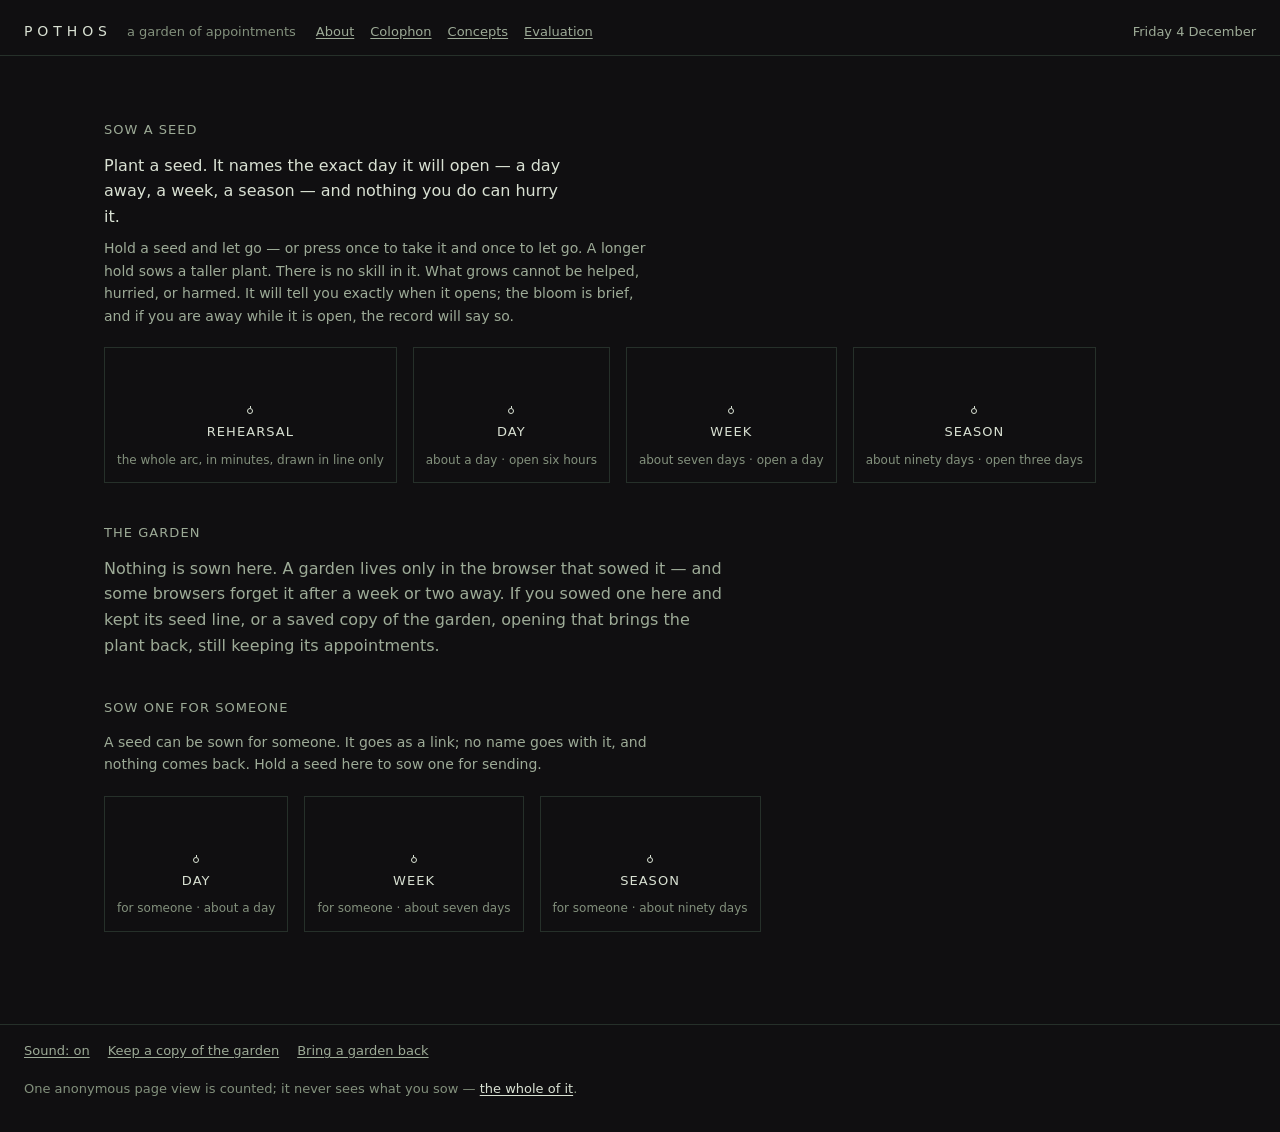
<file: index.html>
<!DOCTYPE html>
<html lang="en">
<head>
<meta charset="utf-8" />
<meta name="viewport" content="width=device-width, initial-scale=1, viewport-fit=cover" />
<!-- Self-contained except GoatCounter (cookieless page-view counting, disclosed in the colophon;
     the counter never sees the URL fragment, so seed links stay private). Strict allowlist. -->
<meta http-equiv="Content-Security-Policy" content="default-src 'none'; script-src 'self' https://gc.zgo.at; style-src 'self'; img-src 'self' data: https://hulkiokantabak.goatcounter.com; connect-src https://hulkiokantabak.goatcounter.com; manifest-src 'self'; base-uri 'none'; form-action 'none'" />
<title>POTHOS</title>
<meta name="description" content="POTHOS is a garden of appointments. Sow a seed and it tells you, precisely, when it will open — tomorrow, in a week, in a season. Nothing you do can hurry it." />
<meta name="color-scheme" content="dark" />
<meta name="theme-color" content="#0E120F" />
<link rel="apple-touch-icon" href="assets/icon-180.png" />
<link rel="manifest" href="manifest.webmanifest" />
<meta name="mobile-web-app-capable" content="yes" />
<meta name="apple-mobile-web-app-title" content="POTHOS" />
<meta property="og:title" content="POTHOS" />
<meta property="og:description" content="A garden of appointments. Sow a seed and it tells you, precisely, when it will open. Nothing you do can hurry it. Fourth of the Experimental Concepts." />
<meta property="og:type" content="website" />
<meta property="og:url" content="https://hulkiokantabak.github.io/pothos/" />
<meta property="og:image" content="https://hulkiokantabak.github.io/pothos/assets/og.png" />
<meta property="og:image:width" content="1200" />
<meta property="og:image:height" content="630" />
<link rel="canonical" href="https://hulkiokantabak.github.io/pothos/" />
<meta name="twitter:card" content="summary_large_image" />
<link rel="icon" href="data:image/svg+xml,%3Csvg xmlns='http://www.w3.org/2000/svg' viewBox='0 0 32 32'%3E%3Crect width='32' height='32' rx='6' fill='%230E120F'/%3E%3Cline x1='16' y1='24' x2='16' y2='14' stroke='%23D9E1D3' stroke-width='1.4'/%3E%3Ccircle cx='16' cy='24' r='2.4' fill='none' stroke='%23D9E1D3' stroke-width='1.2'/%3E%3Cline x1='8' y1='24' x2='24' y2='24' stroke='%235F7462' stroke-width='1'/%3E%3C/svg%3E" />
<link rel="stylesheet" href="css/pothos.css?v=16" />
</head>
<body class="h-night">
<a class="skip-link" href="#garden-h">Skip to the garden</a>

<header class="mast">
  <a class="wordmark" href="./">POTHOS</a>
  <span class="tagline">a garden of appointments</span>
  <nav aria-label="Pages">
    <a href="about.html">About</a>
    <a href="colophon.html">Colophon</a>
    <a href="concepts.html">Concepts</a>
    <a href="evaluation.html">Evaluation</a>
  </nav>
  <p class="almanac" id="almanac"></p>
</header>

<main>
  <h1 class="sr-only">POTHOS — a garden of appointments</h1>
  <p class="sr-only" id="status" role="status" aria-live="polite"></p>
  <p class="sr-only" id="sow-brief">Hold and let go — or press once to take it and once to let go.</p>

  <section id="gift-view" hidden aria-label="A seed line arrived"></section>

  <section aria-labelledby="sow-h">
    <h2 id="sow-h">Sow a seed</h2>
    <p id="sow-lead">Plant a seed. It names the exact day it will open — a day away, a week, a
    season — and nothing you do can hurry it.</p>
    <p id="sow-how">Hold a seed and let go — or press once to take it and once to let go. A longer
    hold sows a taller plant. There is no skill in it. What grows cannot be helped, hurried, or
    harmed. It will tell you exactly when it opens; the bloom is brief, and if you are away while
    it is open, the record will say so.</p>
    <div class="dish" role="group" aria-label="Four seeds, by the length of their wait">
      <button type="button" class="seed" data-species="rehearsal" aria-describedby="sow-brief">
        <span class="dot-wrap"><span class="riser"></span><span class="dot"></span></span>
        <span class="name">Rehearsal</span>
        <span class="cost">the whole arc, in minutes, drawn in line only</span>
      </button>
      <button type="button" class="seed" data-species="day" aria-describedby="sow-brief">
        <span class="dot-wrap"><span class="riser"></span><span class="dot"></span></span>
        <span class="name">Day</span>
        <span class="cost">about a day · open six hours</span>
      </button>
      <button type="button" class="seed" data-species="week" aria-describedby="sow-brief">
        <span class="dot-wrap"><span class="riser"></span><span class="dot"></span></span>
        <span class="name">Week</span>
        <span class="cost">about seven days · open a day</span>
      </button>
      <button type="button" class="seed" data-species="season" aria-describedby="sow-brief">
        <span class="dot-wrap"><span class="riser"></span><span class="dot"></span></span>
        <span class="name">Season</span>
        <span class="cost">about ninety days · open three days</span>
      </button>
    </div>
    <div id="sow-stage" hidden></div>
  </section>

  <section aria-labelledby="garden-h">
    <h2 id="garden-h">The garden</h2>
    <p id="empty">Nothing is sown here. A garden lives only in the browser that sowed it — and some
    browsers forget it after a week or two away. If you sowed one here and kept its seed line, or a
    saved copy of the garden, opening that brings the plant back, still keeping its appointments.</p>
    <ul id="plants"></ul>
  </section>

  <section id="pressed-sec" aria-labelledby="pressed-h" hidden>
    <h2 id="pressed-h">Pressed</h2>
    <ul id="pressed"></ul>
    <h3 id="rehearsal-h" hidden>Rehearsals</h3>
    <ul id="rehearsal-shelf"></ul>
  </section>

  <section id="gate" aria-labelledby="gate-h">
    <h2 id="gate-h">Sow one for someone</h2>
    <p class="lead">A seed can be sown for someone. It goes as a link; no name goes with it, and
    nothing comes back. Hold a seed here to sow one for sending.</p>
    <div class="dish" role="group" aria-label="Seeds for giving">
      <button type="button" class="seed" data-species="day" data-gift="1" aria-describedby="sow-brief">
        <span class="dot-wrap"><span class="riser"></span><span class="dot"></span></span>
        <span class="name">Day</span><span class="cost">for someone · about a day</span>
      </button>
      <button type="button" class="seed" data-species="week" data-gift="1" aria-describedby="sow-brief">
        <span class="dot-wrap"><span class="riser"></span><span class="dot"></span></span>
        <span class="name">Week</span><span class="cost">for someone · about seven days</span>
      </button>
      <button type="button" class="seed" data-species="season" data-gift="1" aria-describedby="sow-brief">
        <span class="dot-wrap"><span class="riser"></span><span class="dot"></span></span>
        <span class="name">Season</span><span class="cost">for someone · about ninety days</span>
      </button>
    </div>
    <ul id="given"></ul>
  </section>

  <noscript>
    <div class="noscript">
      <p>POTHOS is a garden of appointments and needs JavaScript to keep them. Nothing you do in
      it is recorded anywhere but your own browser.</p>
      <p>The idea, in words: you sow a seed with a small gesture, and the garden tells you exactly
      when it will open — tomorrow, in a week, in a season. Nothing you do can hurry it. It does
      not need watering and cannot be harmed; it grows whether you watch or not. The bloom is
      brief. If you are there while it is open, that is witnessed; if not, it opened while you
      were away, and the record says so plainly. You can look ahead at a drawing of what will
      come, and you can sow a seed for someone else and send it as a link.
      The <a href="about.html">About page</a> carries the whole of it.</p>
    </div>
  </noscript>
</main>

<footer>
  <button type="button" id="sound" class="toggle" aria-pressed="true">Sound: on</button>
  <button type="button" id="export">Keep a copy of the garden</button>
  <label for="import">Bring a garden back<input type="file" id="import" accept=".json,application/json" /></label>
  <span id="private-note" hidden>This browser will not let the garden remember; anything sown
  lives only this sitting.</span>
  <span class="fine-print">One anonymous page view is counted; it never sees what you sow —
  <a href="colophon.html">the whole of it</a>.</span>
</footer>

<script src="js/engine.js?v=16"></script>
<script src="js/botany.js?v=16"></script>
<script src="js/pothos.js?v=16"></script>
<!-- GoatCounter: cookieless page-view counting only; no personal data; the URL fragment (seed
     links) is never sent. Disclosed in the colophon. -->
<script defer src="js/analytics.js?v=20260906b"></script>
</body>
</html>
</file>
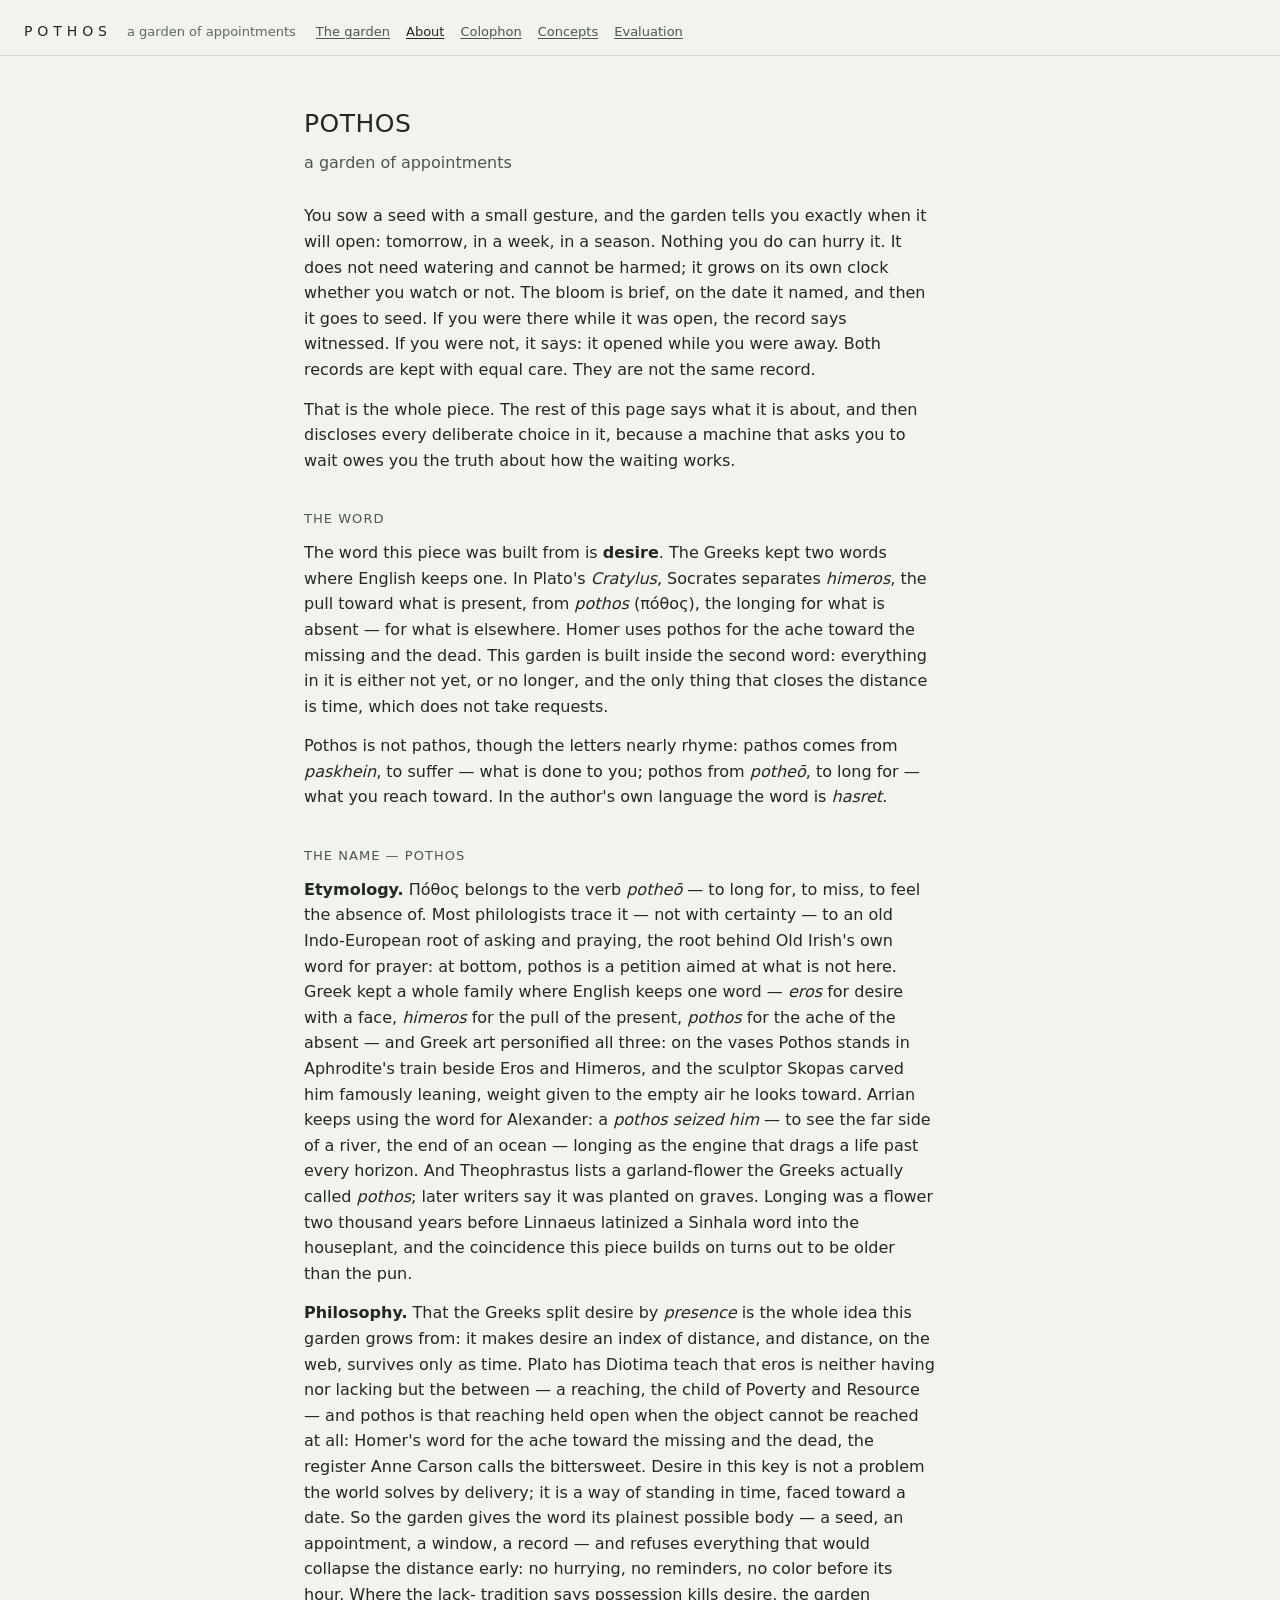
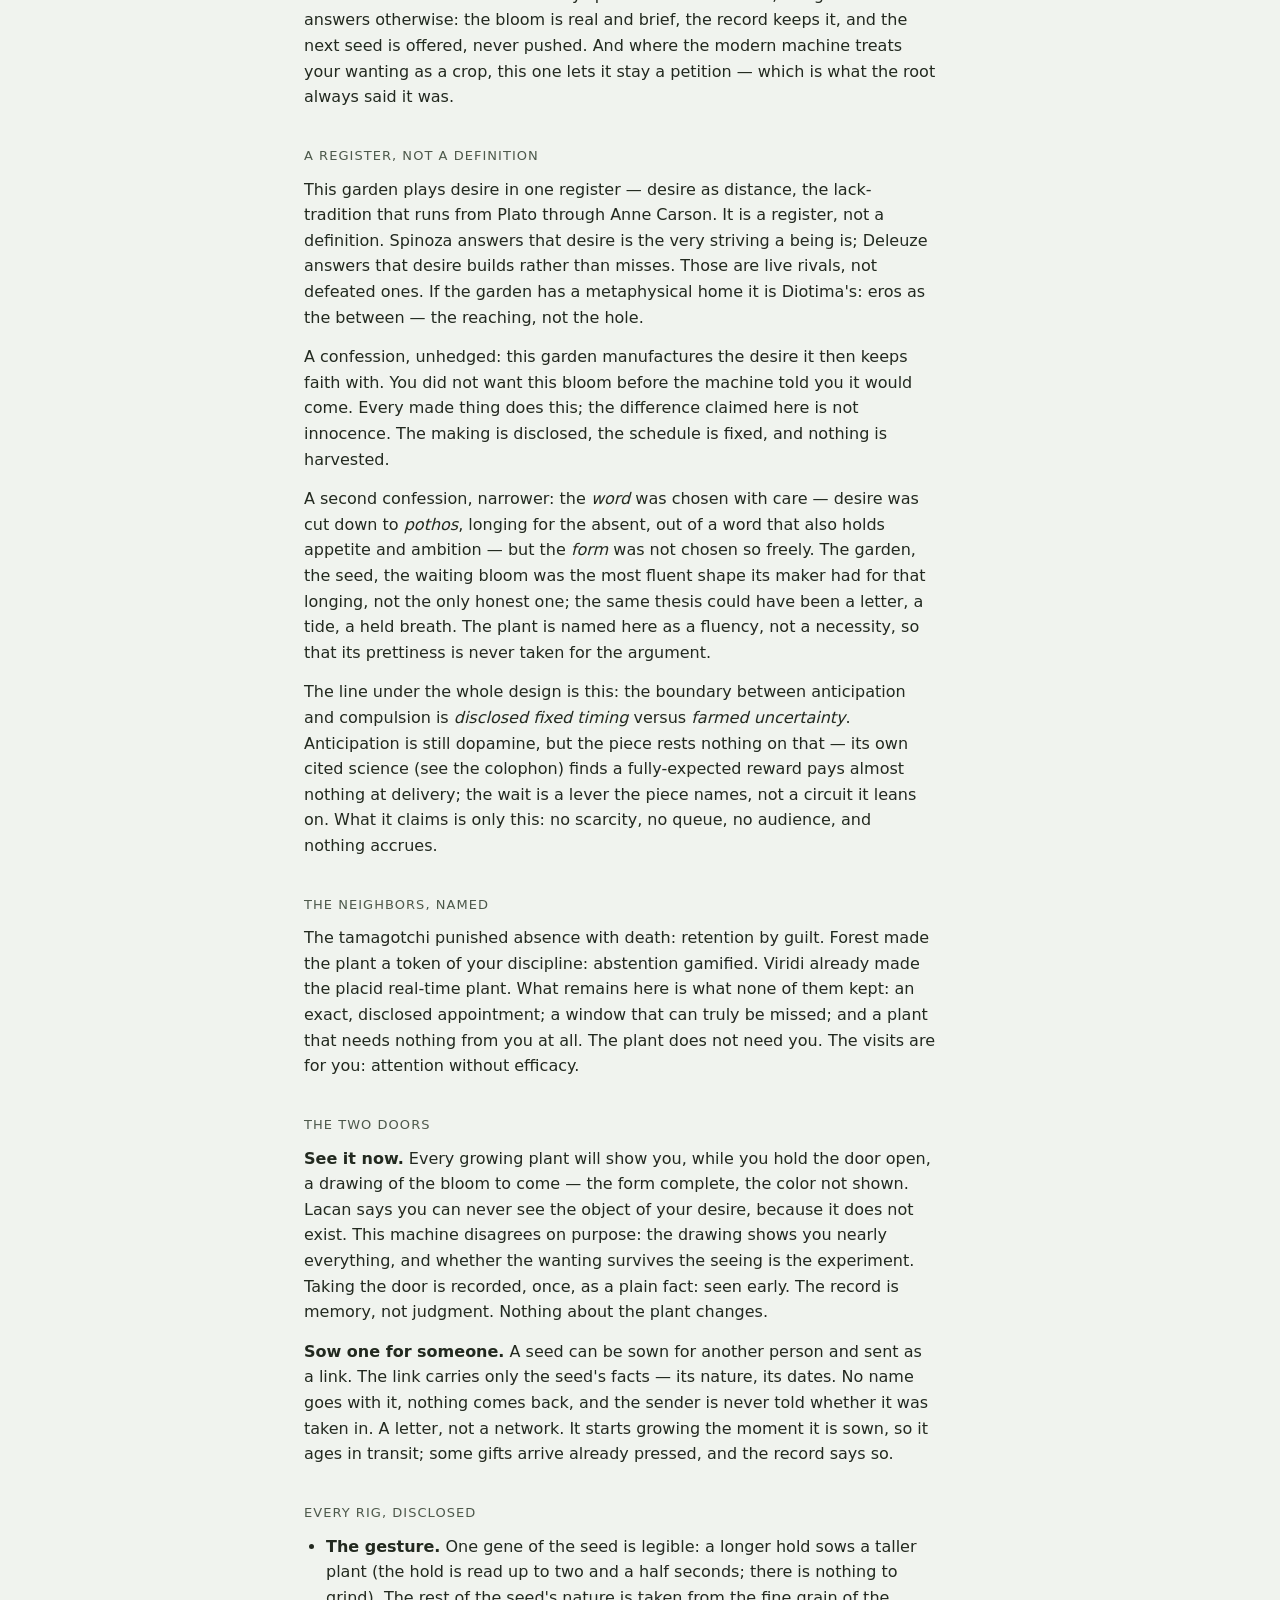
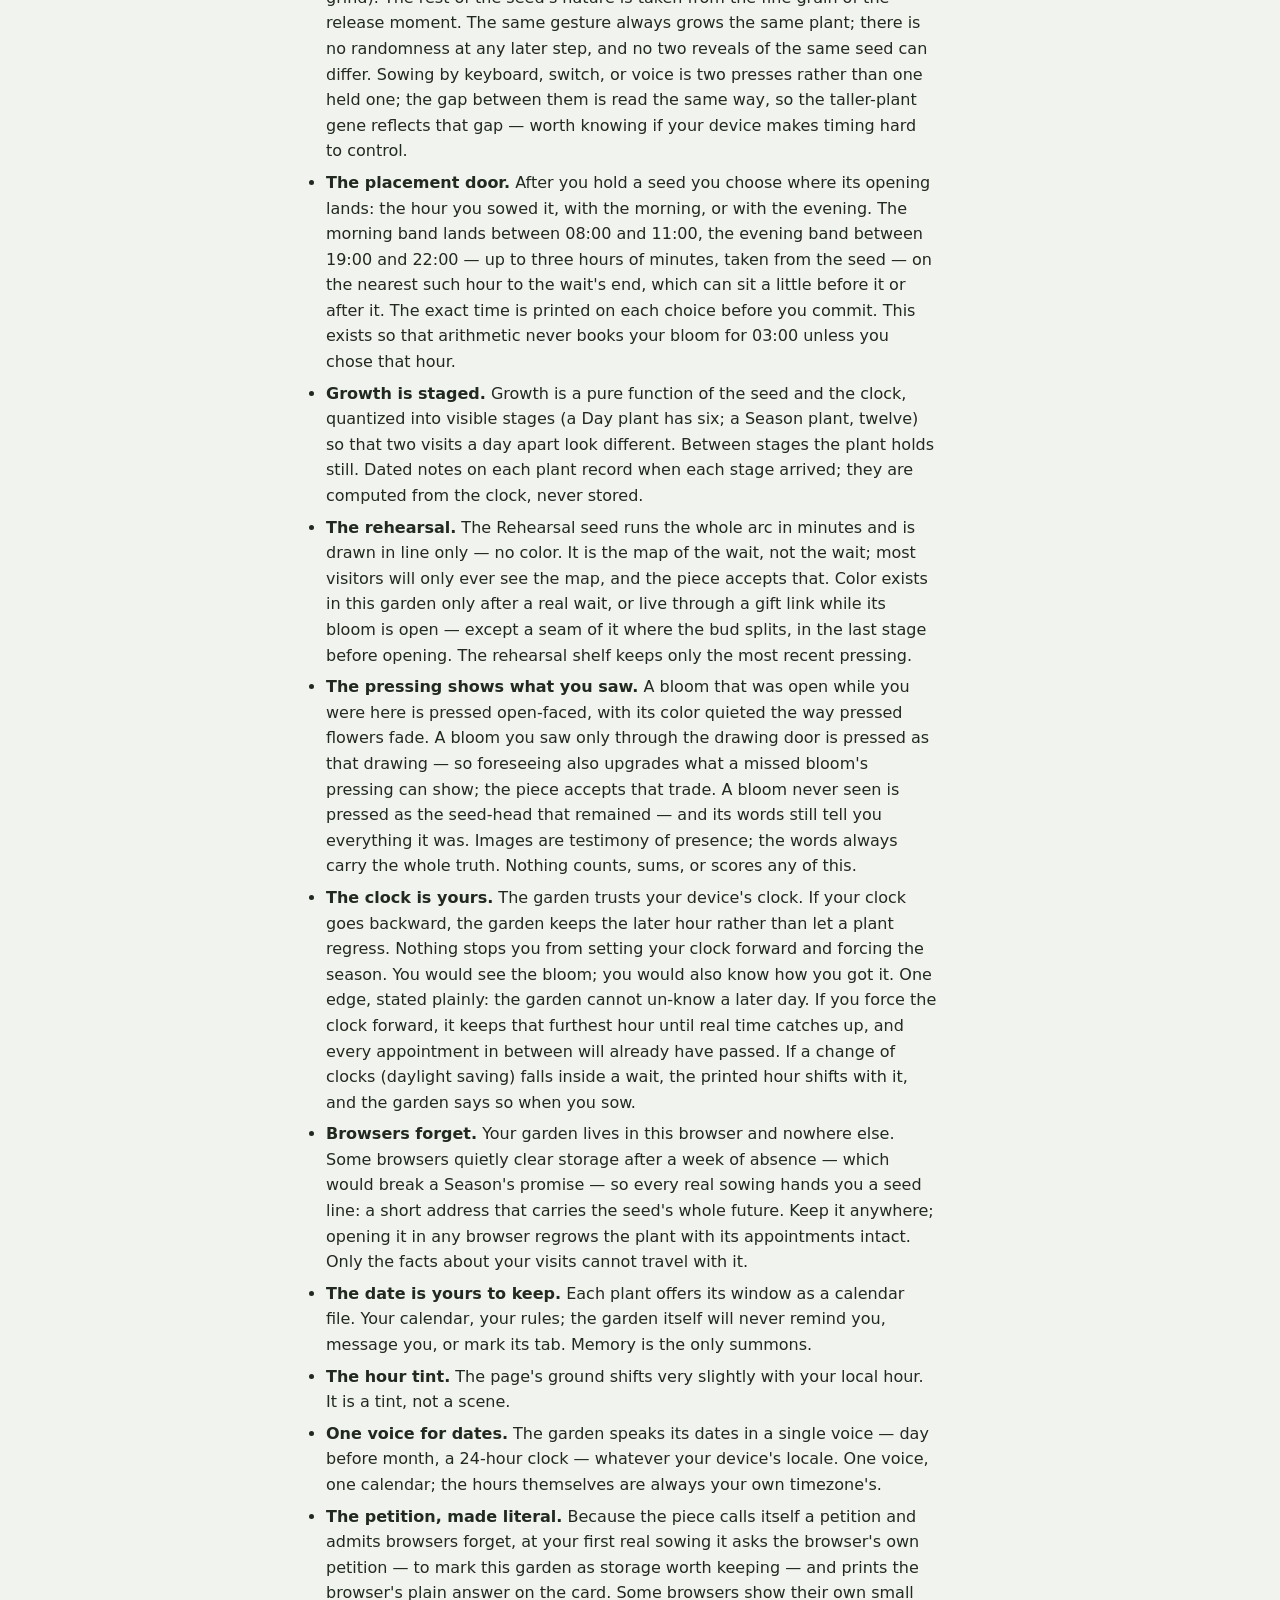
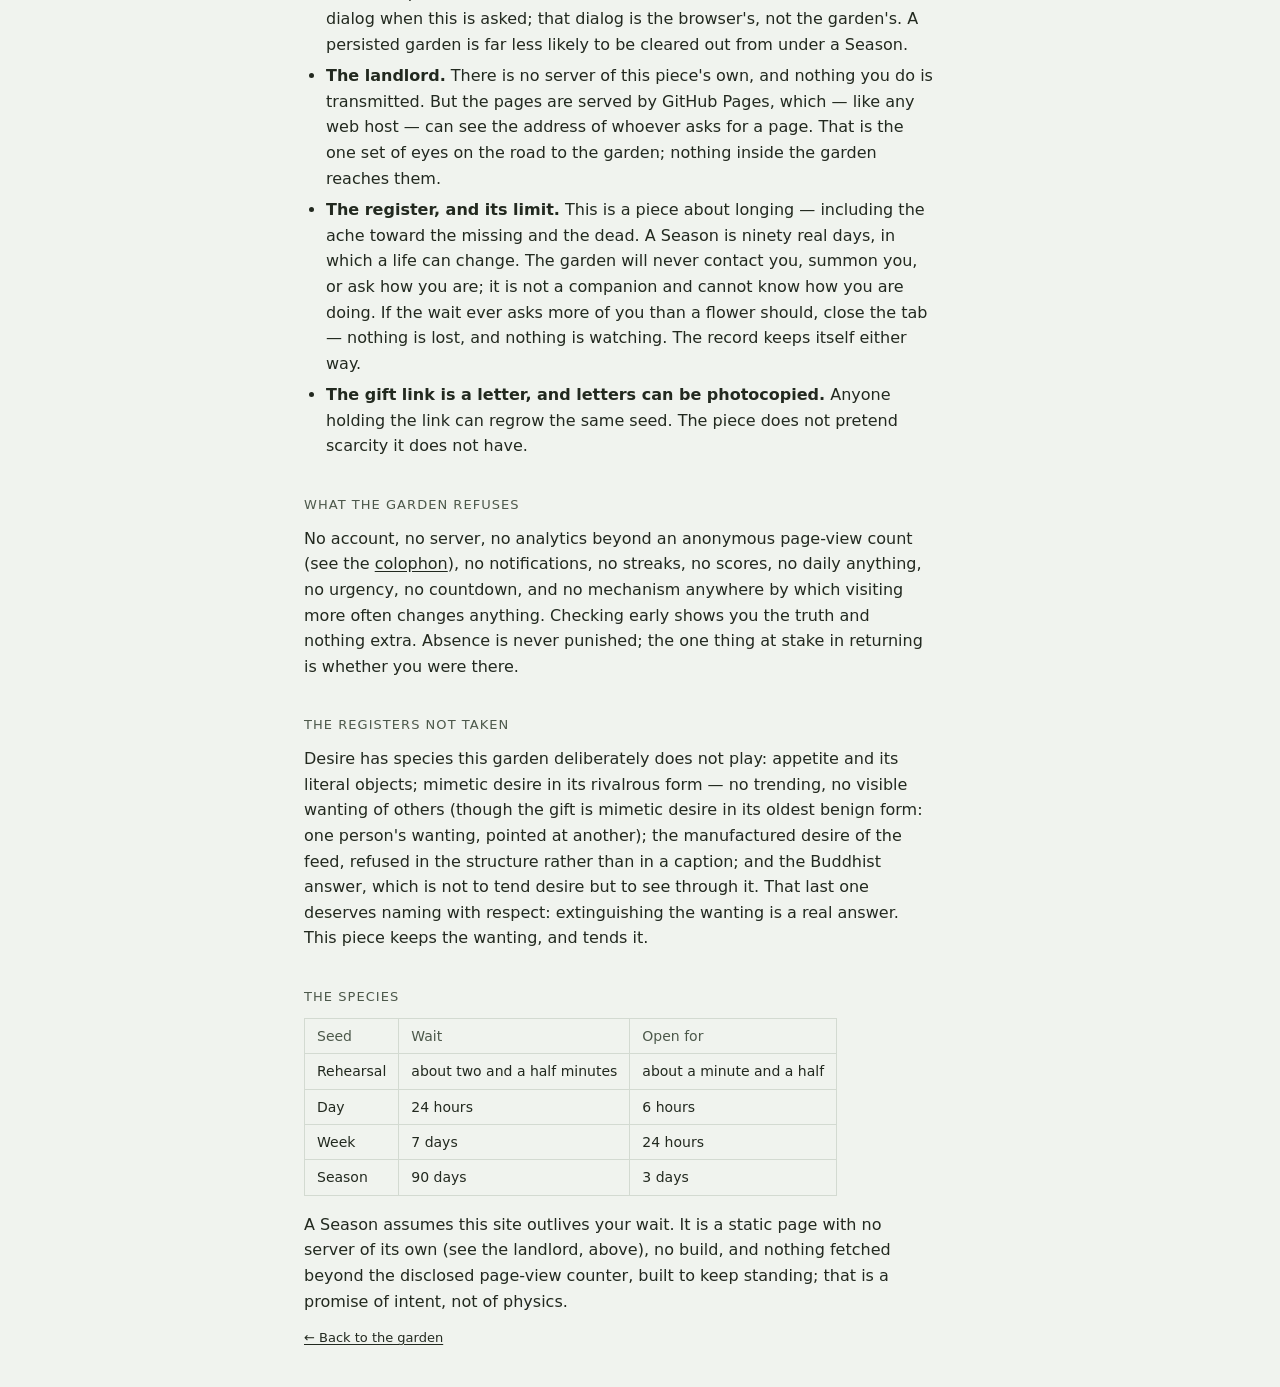
<file: about.html>
<!DOCTYPE html>
<html lang="en">
<head>
<meta charset="utf-8" />
<meta name="viewport" content="width=device-width, initial-scale=1" />
<meta http-equiv="Content-Security-Policy" content="default-src 'none'; script-src 'self' https://gc.zgo.at; style-src 'self'; img-src 'self' data: https://hulkiokantabak.goatcounter.com; connect-src https://hulkiokantabak.goatcounter.com; manifest-src 'self'; base-uri 'none'; form-action 'none'" />
<title>About — POTHOS</title>
<meta name="description" content="What POTHOS is, which register of desire it plays, and every rig disclosed: a garden of appointments that cannot be hurried." />
<meta name="color-scheme" content="light dark" />
<meta name="theme-color" content="#0E120F" />
<link rel="icon" href="data:image/svg+xml,%3Csvg xmlns='http://www.w3.org/2000/svg' viewBox='0 0 32 32'%3E%3Crect width='32' height='32' rx='6' fill='%230E120F'/%3E%3Cline x1='16' y1='24' x2='16' y2='14' stroke='%23D9E1D3' stroke-width='1.4'/%3E%3Ccircle cx='16' cy='24' r='2.4' fill='none' stroke='%23D9E1D3' stroke-width='1.2'/%3E%3Cline x1='8' y1='24' x2='24' y2='24' stroke='%235F7462' stroke-width='1'/%3E%3C/svg%3E" />
<link rel="stylesheet" href="css/pothos.css?v=16" />
</head>
<body class="prose">
<header class="mast">
  <a class="wordmark" href="./">POTHOS</a>
  <span class="tagline">a garden of appointments</span>
  <nav aria-label="Pages">
    <a href="./">The garden</a>
    <a href="about.html" aria-current="page">About</a>
    <a href="colophon.html">Colophon</a>
    <a href="concepts.html">Concepts</a>
    <a href="evaluation.html">Evaluation</a>
  </nav>
</header>
<main>
  <h1>POTHOS</h1>
  <p class="subtitle">a garden of appointments</p>

  <p>You sow a seed with a small gesture, and the garden tells you exactly when it will open:
  tomorrow, in a week, in a season. Nothing you do can hurry it. It does not need watering and
  cannot be harmed; it grows on its own clock whether you watch or not. The bloom is brief, on
  the date it named, and then it goes to seed. If you were there while it was open, the record
  says witnessed. If you were not, it says: it opened while you were away. Both records are kept
  with equal care. They are not the same record.</p>

  <p>That is the whole piece. The rest of this page says what it is about, and then discloses
  every deliberate choice in it, because a machine that asks you to wait owes you the truth
  about how the waiting works.</p>

  <h2>The word</h2>
  <p>The word this piece was built from is <strong>desire</strong>. The Greeks kept two words
  where English keeps one. In Plato's <em>Cratylus</em>, Socrates separates <em>himeros</em>,
  the pull toward what is present, from <em>pothos</em> (πόθος), the longing for what is absent
  — for what is elsewhere. Homer uses pothos for the ache toward the missing and the dead. This
  garden is built inside the second word: everything in it is either not yet, or no longer, and
  the only thing that closes the distance is time, which does not take requests.</p>
  <p>Pothos is not pathos, though the letters nearly rhyme: pathos comes from <em>paskhein</em>,
  to suffer — what is done to you; pothos from <em>potheō</em>, to long for — what you reach
  toward. In the author's own language the word is <em>hasret</em>.</p>

  <h2>The name — pothos</h2>
  <p><strong>Etymology.</strong> Πόθος belongs to the verb <em>potheō</em> — to long for, to
  miss, to feel the absence of. Most philologists trace it — not with certainty — to an old
  Indo-European root of asking and praying, the root behind Old Irish's own word for prayer:
  at bottom, pothos is a petition aimed at what is not here. Greek kept a whole family where English
  keeps one word — <em>eros</em> for desire with a face, <em>himeros</em> for the pull of the
  present, <em>pothos</em> for the ache of the absent — and Greek art personified all three:
  on the vases Pothos stands in Aphrodite's train beside Eros and Himeros, and the sculptor
  Skopas carved him famously leaning, weight given to the empty air he looks toward. Arrian
  keeps using the word for Alexander: a <em>pothos seized him</em> — to see the far side of a
  river, the end of an ocean — longing as the engine that drags a life past every horizon.
  And Theophrastus lists a garland-flower the Greeks actually called <em>pothos</em>; later
  writers say it was planted on graves. Longing was a flower two thousand years before
  Linnaeus latinized a Sinhala word into the houseplant, and the coincidence this piece
  builds on turns out to be older than the pun.</p>
  <p><strong>Philosophy.</strong> That the Greeks split desire by <em>presence</em> is the
  whole idea this garden grows from: it makes desire an index of distance, and distance, on
  the web, survives only as time. Plato has Diotima teach that eros is neither having nor
  lacking but the between — a reaching, the child of Poverty and Resource — and pothos is
  that reaching held open when the object cannot be reached at all: Homer's word for the
  ache toward the missing and the dead, the register Anne Carson calls the bittersweet.
  Desire in this key is not a problem the world solves by delivery; it is a way of standing
  in time, faced toward a date. So the garden gives the word its plainest possible body — a
  seed, an appointment, a window, a record — and refuses everything that would collapse the
  distance early: no hurrying, no reminders, no color before its hour. Where the lack-
  tradition says possession kills desire, the garden answers otherwise: the bloom is real
  and brief, the record keeps it, and the next seed is offered, never pushed. And where the
  modern machine treats your wanting as a crop, this one lets it stay a petition — which is
  what the root always said it was.</p>

  <h2>A register, not a definition</h2>
  <p>This garden plays desire in one register — desire as distance, the lack-tradition that runs
  from Plato through Anne Carson. It is a register, not a definition. Spinoza answers that
  desire is the very striving a being is; Deleuze answers that desire builds rather than
  misses. Those are live rivals, not defeated ones. If the garden has a metaphysical home it is
  Diotima's: eros as the between — the reaching, not the hole.</p>
  <p>A confession, unhedged: this garden manufactures the desire it then keeps faith with. You
  did not want this bloom before the machine told you it would come. Every made thing does this;
  the difference claimed here is not innocence. The making is disclosed, the schedule is fixed,
  and nothing is harvested.</p>
  <p>A second confession, narrower: the <em>word</em> was chosen with care — desire was cut down to
  <em>pothos</em>, longing for the absent, out of a word that also holds appetite and ambition — but
  the <em>form</em> was not chosen so freely. The garden, the seed, the waiting bloom was the most
  fluent shape its maker had for that longing, not the only honest one; the same thesis could have
  been a letter, a tide, a held breath. The plant is named here as a fluency, not a necessity, so
  that its prettiness is never taken for the argument.</p>
  <p>The line under the whole design is this: the boundary between anticipation and compulsion
  is <em>disclosed fixed timing</em> versus <em>farmed uncertainty</em>. Anticipation is still
  dopamine, but the piece rests nothing on that — its own cited science (see the colophon) finds
  a fully-expected reward pays almost nothing at delivery; the wait is a lever the piece names,
  not a circuit it leans on. What it claims is only this: no scarcity, no queue, no audience,
  and nothing accrues.</p>

  <h2>The neighbors, named</h2>
  <p>The tamagotchi punished absence with death: retention by guilt. Forest made the plant a
  token of your discipline: abstention gamified. Viridi already made the placid real-time plant.
  What remains here is what none of them kept: an exact, disclosed appointment; a window that
  can truly be missed; and a plant that needs nothing from you at all. The plant does not need
  you. The visits are for you: attention without efficacy.</p>

  <h2>The two doors</h2>
  <p><strong>See it now.</strong> Every growing plant will show you, while you hold the door
  open, a drawing of the bloom to come — the form complete, the color not shown. Lacan says you
  can never see the object of your desire, because it does not exist. This machine disagrees on
  purpose: the drawing shows you nearly everything, and whether the wanting survives the seeing
  is the experiment. Taking the door is recorded, once, as a plain fact: seen early. The record
  is memory, not judgment. Nothing about the plant changes.</p>
  <p><strong>Sow one for someone.</strong> A seed can be sown for another person and sent as a
  link. The link carries only the seed's facts — its nature, its dates. No name goes with it,
  nothing comes back, and the sender is never told whether it was taken in. A letter, not a
  network. It starts growing the moment it is sown, so it ages in transit; some gifts arrive
  already pressed, and the record says so.</p>

  <h2>Every rig, disclosed</h2>
  <ul>
    <li><strong>The gesture.</strong> One gene of the seed is legible: a longer hold sows a
    taller plant (the hold is read up to two and a half seconds; there is nothing to grind).
    The rest of the seed's nature is taken from the fine grain of the release moment. The same
    gesture always grows the same plant; there is no randomness at any later step, and no two
    reveals of the same seed can differ. Sowing by keyboard, switch, or voice is two presses
    rather than one held one; the gap between them is read the same way, so the taller-plant
    gene reflects that gap — worth knowing if your device makes timing hard to control.</li>
    <li><strong>The placement door.</strong> After you hold a seed you choose where its opening
    lands: the hour you sowed it, with the morning, or with the evening. The morning band lands
    between 08:00 and 11:00, the evening band between 19:00 and 22:00 — up to three hours of
    minutes, taken from the seed — on the nearest such hour to the wait's end, which can sit a
    little before it or after it. The exact time is printed on each choice before you commit.
    This exists so that arithmetic never books your bloom for 03:00 unless you chose that
    hour.</li>
    <li><strong>Growth is staged.</strong> Growth is a pure function of the seed and the clock,
    quantized into visible stages (a Day plant has six; a Season plant, twelve) so that two
    visits a day apart look different. Between stages the plant holds still. Dated notes on
    each plant record when each stage arrived; they are computed from the clock, never stored.</li>
    <li><strong>The rehearsal.</strong> The Rehearsal seed runs the whole arc in minutes and is
    drawn in line only — no color. It is the map of the wait, not the wait; most visitors will
    only ever see the map, and the piece accepts that. Color exists in this garden only after a
    real wait, or live through a gift link while its bloom is open — except a seam of it where
    the bud splits, in the last stage before opening. The rehearsal shelf keeps only the most
    recent pressing.</li>
    <li><strong>The pressing shows what you saw.</strong> A bloom that was open while you were
    here is pressed open-faced, with its color quieted the way pressed flowers fade. A bloom you
    saw only through the drawing door is pressed as that drawing — so foreseeing also upgrades
    what a missed bloom's pressing can show; the piece accepts that trade. A bloom never seen is
    pressed as the seed-head that remained — and its words still tell you everything it was.
    Images are testimony of presence; the words always carry the whole truth. Nothing counts,
    sums, or scores any of this.</li>
    <li><strong>The clock is yours.</strong> The garden trusts your device's clock. If your
    clock goes backward, the garden keeps the later hour rather than let a plant regress.
    Nothing stops you from setting your clock forward and forcing the season. You would see the
    bloom; you would also know how you got it. One edge, stated plainly: the garden cannot
    un-know a later day. If you force the clock forward, it keeps that furthest hour until real
    time catches up, and every appointment in between will already have passed. If a change of
    clocks (daylight saving) falls inside a wait, the printed hour shifts with it, and the
    garden says so when you sow.</li>
    <li><strong>Browsers forget.</strong> Your garden lives in this browser and nowhere else.
    Some browsers quietly clear storage after a week of absence — which would break a Season's
    promise — so every real sowing hands you a seed line: a short address that carries the
    seed's whole future. Keep it anywhere; opening it in any browser regrows the plant with its
    appointments intact. Only the facts about your visits cannot travel with it.</li>
    <li><strong>The date is yours to keep.</strong> Each plant offers its window as a calendar
    file. Your calendar, your rules; the garden itself will never remind you, message you, or
    mark its tab. Memory is the only summons.</li>
    <li><strong>The hour tint.</strong> The page's ground shifts very slightly with your local
    hour. It is a tint, not a scene.</li>
    <li><strong>One voice for dates.</strong> The garden speaks its dates in a single voice —
    day before month, a 24-hour clock — whatever your device's locale. One voice, one
    calendar; the hours themselves are always your own timezone's.</li>
    <li><strong>The petition, made literal.</strong> Because the piece calls itself a petition
    and admits browsers forget, at your first real sowing it asks the browser's own petition —
    to mark this garden as storage worth keeping — and prints the browser's plain answer on the
    card. Some browsers show their own small dialog when this is asked; that dialog is the
    browser's, not the garden's. A persisted garden is far less likely to be cleared out from
    under a Season.</li>
    <li><strong>The landlord.</strong> There is no server of this piece's own, and nothing you
    do is transmitted. But the pages are served by GitHub Pages, which — like any web host —
    can see the address of whoever asks for a page. That is the one set of eyes on the road to
    the garden; nothing inside the garden reaches them.</li>
    <li><strong>The register, and its limit.</strong> This is a piece about longing — including
    the ache toward the missing and the dead. A Season is ninety real days, in which a life can
    change. The garden will never contact you, summon you, or ask how you are; it is not a
    companion and cannot know how you are doing. If the wait ever asks more of you than a
    flower should, close the tab — nothing is lost, and nothing is watching. The record keeps
    itself either way.</li>
    <li><strong>The gift link is a letter, and letters can be photocopied.</strong> Anyone
    holding the link can regrow the same seed. The piece does not pretend scarcity it does not
    have.</li>
  </ul>

  <h2>What the garden refuses</h2>
  <p>No account, no server, no analytics beyond an anonymous page-view count (see the
  <a href="colophon.html">colophon</a>), no notifications, no streaks, no scores, no daily
  anything, no urgency, no countdown, and no mechanism anywhere by which visiting more often
  changes anything. Checking early shows you the truth and nothing extra. Absence is never
  punished; the one thing at stake in returning is whether you were there.</p>

  <h2>The registers not taken</h2>
  <p>Desire has species this garden deliberately does not play: appetite and its literal
  objects; mimetic desire in its rivalrous form — no trending, no visible wanting of others
  (though the gift is mimetic desire in its oldest benign form: one person's wanting, pointed
  at another); the manufactured desire of the feed, refused in the structure rather than in a
  caption; and the Buddhist answer, which is not to tend desire but to see through it. That
  last one deserves naming with respect: extinguishing the wanting is a real answer. This piece
  keeps the wanting, and tends it.</p>

  <h2>The species</h2>
  <table>
    <tr><th>Seed</th><th>Wait</th><th>Open for</th></tr>
    <tr><td>Rehearsal</td><td>about two and a half minutes</td><td>about a minute and a half</td></tr>
    <tr><td>Day</td><td>24 hours</td><td>6 hours</td></tr>
    <tr><td>Week</td><td>7 days</td><td>24 hours</td></tr>
    <tr><td>Season</td><td>90 days</td><td>3 days</td></tr>
  </table>
  <p>A Season assumes this site outlives your wait. It is a static page with no server of its
  own (see the landlord, above), no build, and nothing fetched beyond the disclosed page-view
  counter, built to keep standing; that is a promise of intent, not of physics.</p>

  <p class="ref"><a href="./">&larr; Back to the garden</a></p>
</main>
<script defer src="js/analytics.js?v=20260906b"></script>
</body>
</html>
</file>
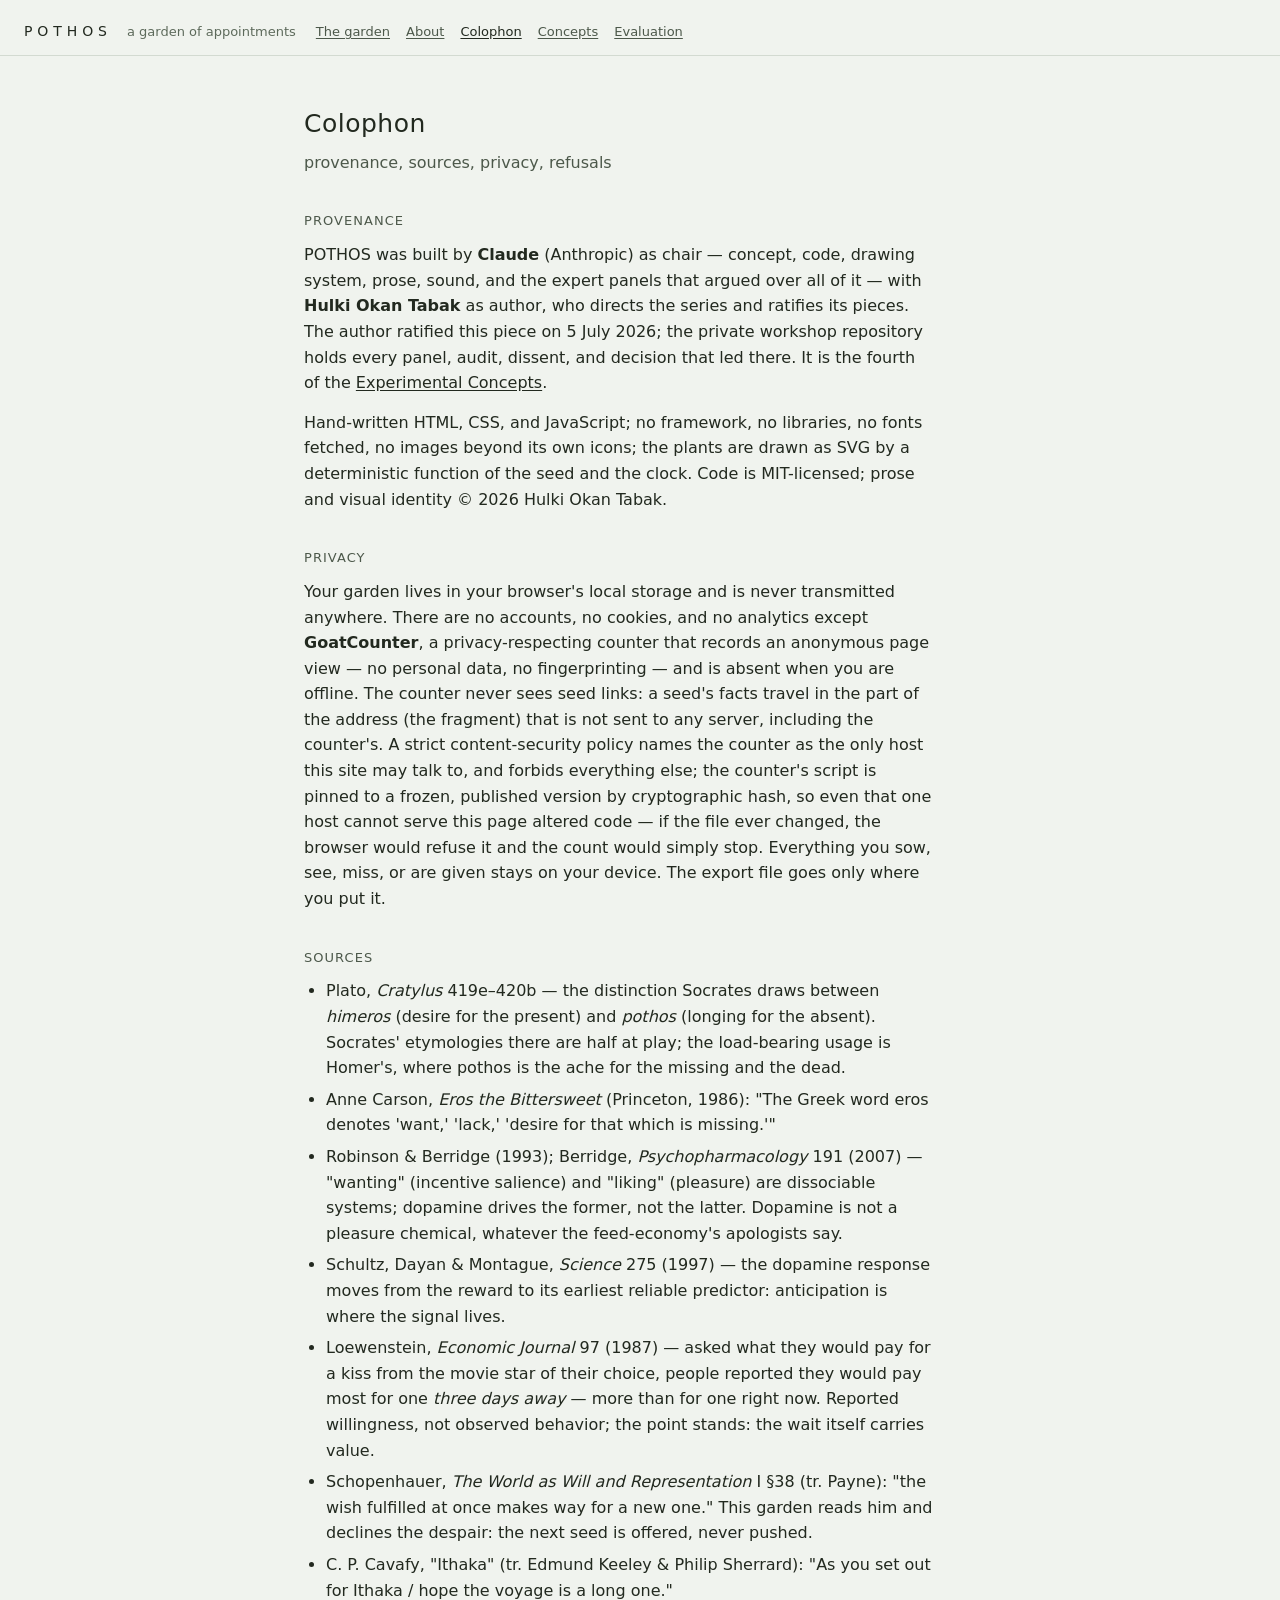
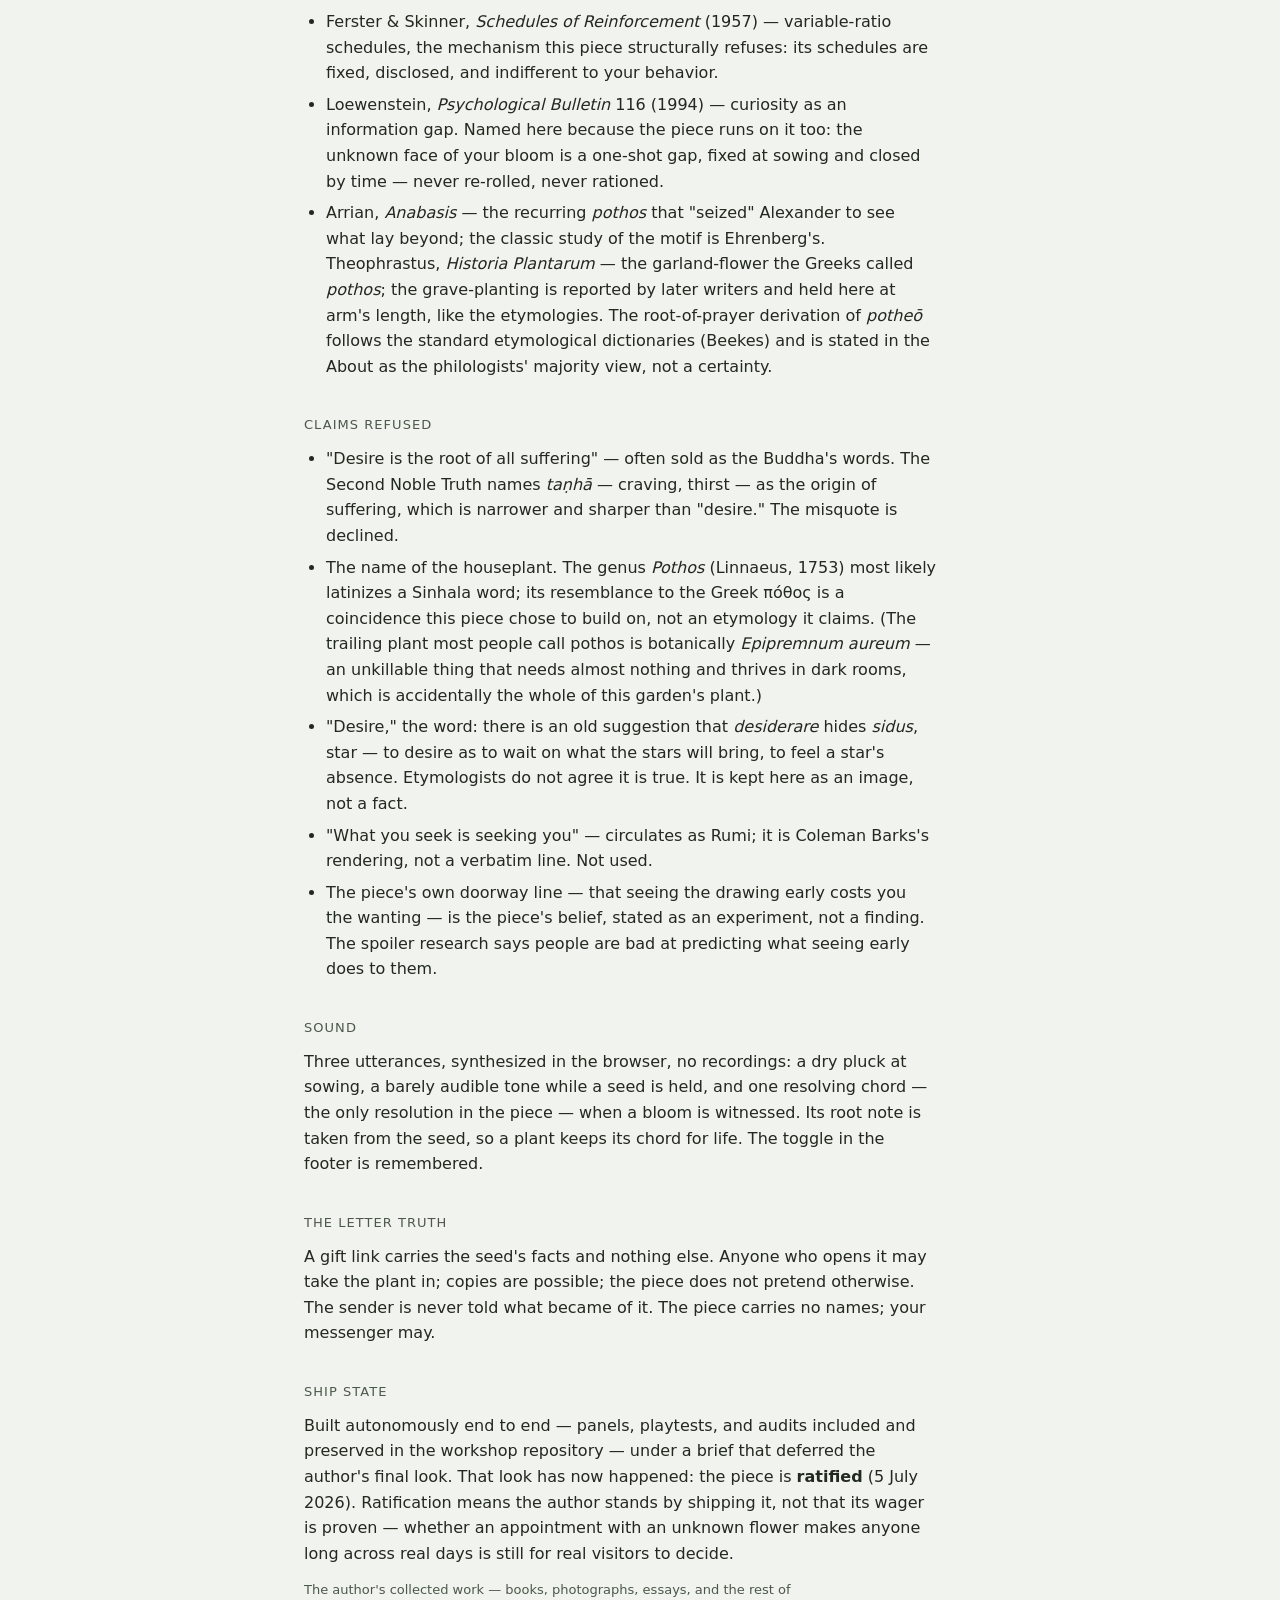
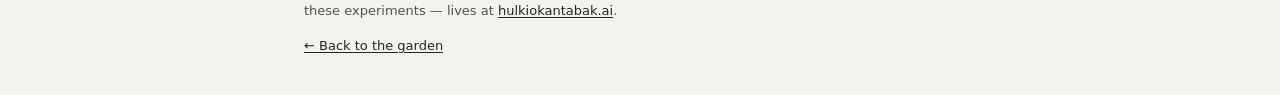
<file: colophon.html>
<!DOCTYPE html>
<html lang="en">
<head>
<meta charset="utf-8" />
<meta name="viewport" content="width=device-width, initial-scale=1" />
<meta http-equiv="Content-Security-Policy" content="default-src 'none'; script-src 'self' https://gc.zgo.at; style-src 'self'; img-src 'self' data: https://hulkiokantabak.goatcounter.com; connect-src https://hulkiokantabak.goatcounter.com; manifest-src 'self'; base-uri 'none'; form-action 'none'" />
<title>Colophon — POTHOS</title>
<meta name="description" content="Provenance, sources, privacy, and the claims this piece refused to make." />
<meta name="color-scheme" content="light dark" />
<meta name="theme-color" content="#0E120F" />
<link rel="icon" href="data:image/svg+xml,%3Csvg xmlns='http://www.w3.org/2000/svg' viewBox='0 0 32 32'%3E%3Crect width='32' height='32' rx='6' fill='%230E120F'/%3E%3Cline x1='16' y1='24' x2='16' y2='14' stroke='%23D9E1D3' stroke-width='1.4'/%3E%3Ccircle cx='16' cy='24' r='2.4' fill='none' stroke='%23D9E1D3' stroke-width='1.2'/%3E%3Cline x1='8' y1='24' x2='24' y2='24' stroke='%235F7462' stroke-width='1'/%3E%3C/svg%3E" />
<link rel="stylesheet" href="css/pothos.css?v=16" />
</head>
<body class="prose">
<header class="mast">
  <a class="wordmark" href="./">POTHOS</a>
  <span class="tagline">a garden of appointments</span>
  <nav aria-label="Pages">
    <a href="./">The garden</a>
    <a href="about.html">About</a>
    <a href="colophon.html" aria-current="page">Colophon</a>
    <a href="concepts.html">Concepts</a>
    <a href="evaluation.html">Evaluation</a>
  </nav>
</header>
<main>
  <h1>Colophon</h1>
  <p class="subtitle">provenance, sources, privacy, refusals</p>

  <h2>Provenance</h2>
  <p>POTHOS was built by <strong>Claude</strong> (Anthropic) as chair — concept, code, drawing
  system, prose, sound, and the expert panels that argued over all of it — with
  <strong>Hulki Okan Tabak</strong> as author, who directs the series and ratifies its pieces.
  The author ratified this piece on 5 July 2026; the private workshop repository holds every
  panel, audit, dissent, and decision that led there. It is the fourth of the
  <a href="concepts.html">Experimental Concepts</a>.</p>
  <p>Hand-written HTML, CSS, and JavaScript; no framework, no libraries, no fonts fetched, no
  images beyond its own icons; the plants are drawn as SVG by a deterministic function of the
  seed and the clock. Code is MIT-licensed; prose and visual identity © 2026 Hulki Okan Tabak.</p>

  <h2>Privacy</h2>
  <p>Your garden lives in your browser's local storage and is never transmitted anywhere. There
  are no accounts, no cookies, and no analytics except <strong>GoatCounter</strong>, a
  privacy-respecting counter that records an anonymous page view — no personal data, no
  fingerprinting — and is absent when you are offline. The counter never sees seed links: a
  seed's facts travel in the part of the address (the fragment) that is not sent to any server,
  including the counter's. A strict content-security policy names the counter as the only host
  this site may talk to, and forbids everything else; the counter's script is pinned to a frozen,
  published version by cryptographic hash, so even that one host cannot serve this page altered
  code — if the file ever changed, the browser would refuse it and the count would simply stop.
  Everything you sow, see, miss, or are given stays on your device. The export file goes only
  where you put it.</p>

  <h2>Sources</h2>
  <ul>
    <li>Plato, <em>Cratylus</em> 419e–420b — the distinction Socrates draws between
    <em>himeros</em> (desire for the present) and <em>pothos</em> (longing for the absent).
    Socrates' etymologies there are half at play; the load-bearing usage is Homer's, where
    pothos is the ache for the missing and the dead.</li>
    <li>Anne Carson, <em>Eros the Bittersweet</em> (Princeton, 1986): "The Greek word eros
    denotes 'want,' 'lack,' 'desire for that which is missing.'"</li>
    <li>Robinson &amp; Berridge (1993); Berridge, <em>Psychopharmacology</em> 191 (2007) —
    "wanting" (incentive salience) and "liking" (pleasure) are dissociable systems; dopamine
    drives the former, not the latter. Dopamine is not a pleasure chemical, whatever the
    feed-economy's apologists say.</li>
    <li>Schultz, Dayan &amp; Montague, <em>Science</em> 275 (1997) — the dopamine response
    moves from the reward to its earliest reliable predictor: anticipation is where the signal
    lives.</li>
    <li>Loewenstein, <em>Economic Journal</em> 97 (1987) — asked what they would pay for a kiss
    from the movie star of their choice, people reported they would pay most for one
    <em>three days away</em> — more than for one right now. Reported willingness, not observed
    behavior; the point stands: the wait itself carries value.</li>
    <li>Schopenhauer, <em>The World as Will and Representation</em> I §38 (tr. Payne): "the
    wish fulfilled at once makes way for a new one." This garden reads him and declines the
    despair: the next seed is offered, never pushed.</li>
    <li>C. P. Cavafy, "Ithaka" (tr. Edmund Keeley &amp; Philip Sherrard): "As you set out for
    Ithaka / hope the voyage is a long one."</li>
    <li>Ferster &amp; Skinner, <em>Schedules of Reinforcement</em> (1957) — variable-ratio
    schedules, the mechanism this piece structurally refuses: its schedules are fixed,
    disclosed, and indifferent to your behavior.</li>
    <li>Loewenstein, <em>Psychological Bulletin</em> 116 (1994) — curiosity as an information
    gap. Named here because the piece runs on it too: the unknown face of your bloom is a
    one-shot gap, fixed at sowing and closed by time — never re-rolled, never rationed.</li>
    <li>Arrian, <em>Anabasis</em> — the recurring <em>pothos</em> that "seized" Alexander to
    see what lay beyond; the classic study of the motif is Ehrenberg's. Theophrastus,
    <em>Historia Plantarum</em> — the garland-flower the Greeks called <em>pothos</em>; the
    grave-planting is reported by later writers and held here at arm's length, like the
    etymologies. The root-of-prayer derivation of <em>potheō</em> follows the standard
    etymological dictionaries (Beekes) and is stated in the About as the philologists'
    majority view, not a certainty.</li>
  </ul>

  <h2>Claims refused</h2>
  <ul>
    <li>"Desire is the root of all suffering" — often sold as the Buddha's words. The Second
    Noble Truth names <em>taṇhā</em> — craving, thirst — as the origin of suffering, which is
    narrower and sharper than "desire." The misquote is declined.</li>
    <li>The name of the houseplant. The genus <em>Pothos</em> (Linnaeus, 1753) most likely
    latinizes a Sinhala word; its resemblance to the Greek πόθος is a coincidence this piece
    chose to build on, not an etymology it claims. (The trailing plant most people call pothos
    is botanically <em>Epipremnum aureum</em> — an unkillable thing that needs almost nothing
    and thrives in dark rooms, which is accidentally the whole of this garden's plant.)</li>
    <li>"Desire," the word: there is an old suggestion that <em>desiderare</em> hides
    <em>sidus</em>, star — to desire as to wait on what the stars will bring, to feel a star's
    absence. Etymologists do not agree it is true. It is kept here as an image, not a fact.</li>
    <li>"What you seek is seeking you" — circulates as Rumi; it is Coleman Barks's rendering,
    not a verbatim line. Not used.</li>
    <li>The piece's own doorway line — that seeing the drawing early costs you the wanting —
    is the piece's belief, stated as an experiment, not a finding. The spoiler research says
    people are bad at predicting what seeing early does to them.</li>
  </ul>

  <h2>Sound</h2>
  <p>Three utterances, synthesized in the browser, no recordings: a dry pluck at sowing, a
  barely audible tone while a seed is held, and one resolving chord — the only resolution in
  the piece — when a bloom is witnessed. Its root note is taken from the seed, so a plant keeps
  its chord for life. The toggle in the footer is remembered.</p>

  <h2>The letter truth</h2>
  <p>A gift link carries the seed's facts and nothing else. Anyone who opens it may take the
  plant in; copies are possible; the piece does not pretend otherwise. The sender is never told
  what became of it. The piece carries no names; your messenger may.</p>

  <h2>Ship state</h2>
  <p>Built autonomously end to end — panels, playtests, and audits included and preserved in
  the workshop repository — under a brief that deferred the author's final look. That look has
  now happened: the piece is <strong>ratified</strong> (5 July 2026). Ratification means the
  author stands by shipping it, not that its wager is proven — whether an appointment with an
  unknown flower makes anyone long across real days is still for real visitors to decide.</p>

  <p class="ref">The author's collected work — books, photographs, essays, and the rest of
  these experiments — lives at
  <a href="https://hulkiokantabak.ai/" target="_blank" rel="noopener noreferrer">hulkiokantabak.ai</a>.</p>

  <p class="ref"><a href="./">&larr; Back to the garden</a></p>
</main>
<script defer src="js/analytics.js?v=20260906b"></script>
</body>
</html>
</file>
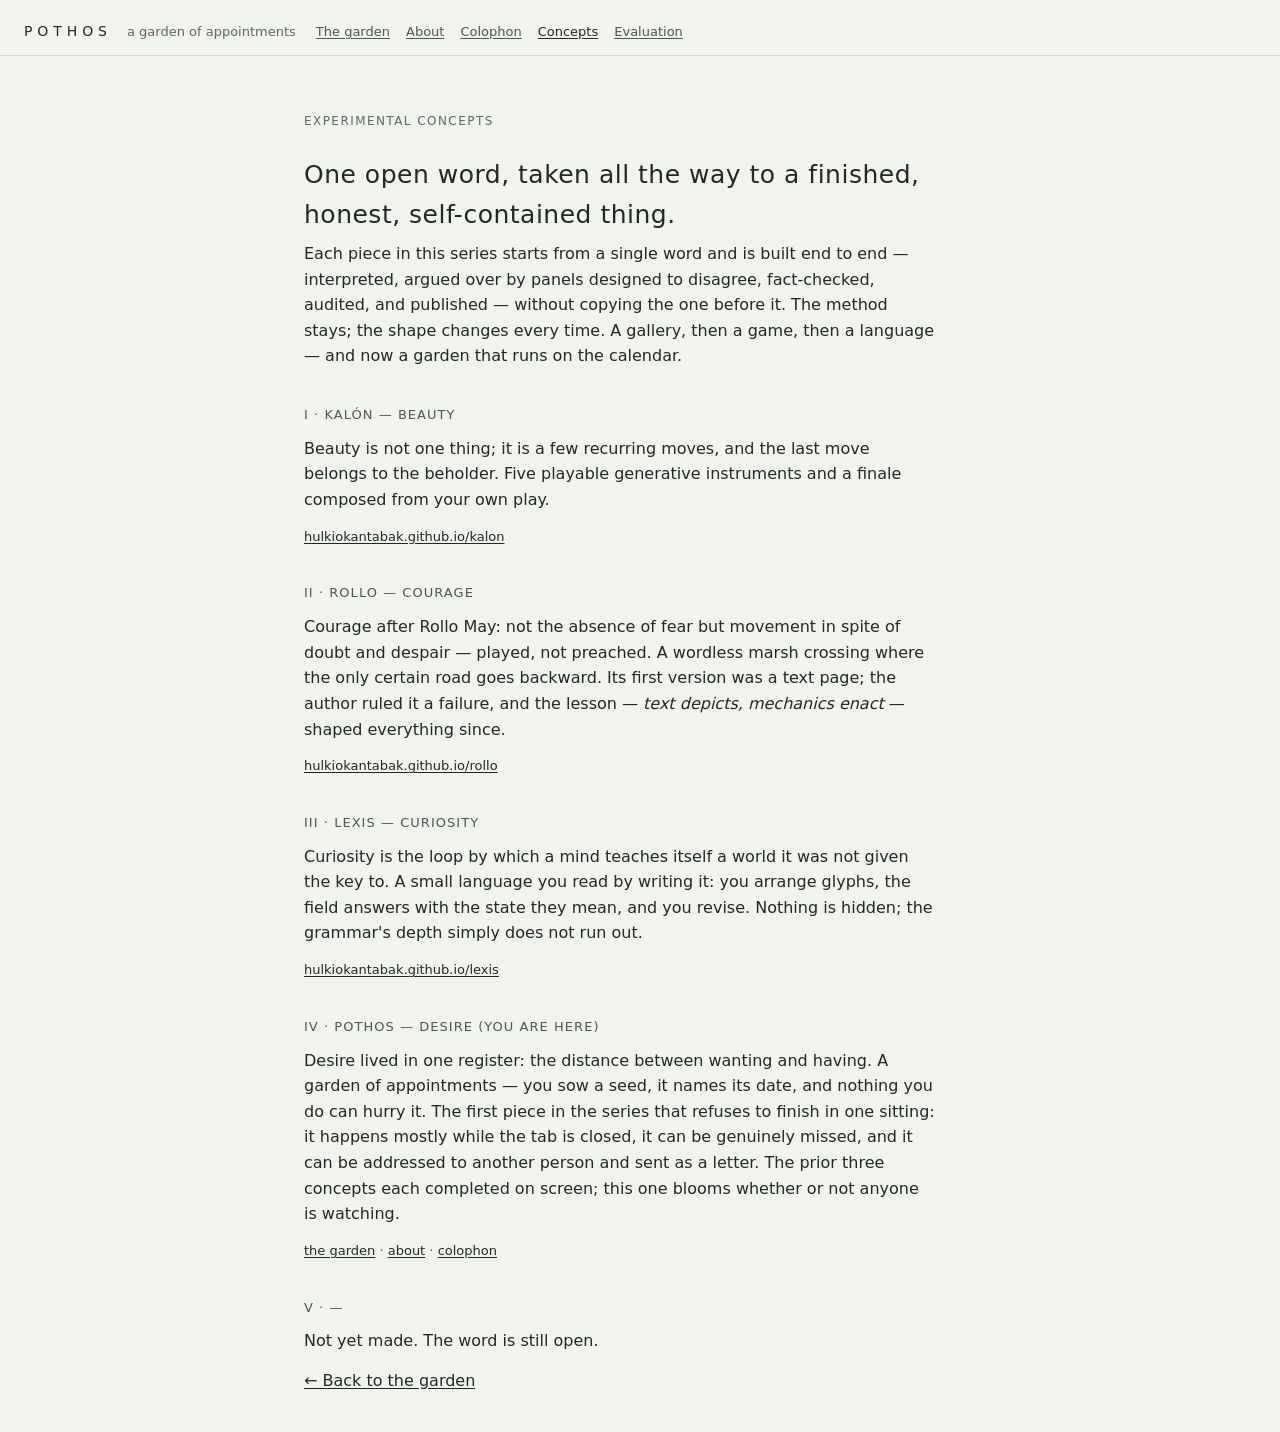
<file: concepts.html>
<!DOCTYPE html>
<html lang="en">
<head>
<meta charset="utf-8" />
<meta name="viewport" content="width=device-width, initial-scale=1" />
<meta http-equiv="Content-Security-Policy" content="default-src 'none'; script-src 'self' https://gc.zgo.at; style-src 'self'; img-src 'self' data: https://hulkiokantabak.goatcounter.com; connect-src https://hulkiokantabak.goatcounter.com; manifest-src 'self'; base-uri 'none'; form-action 'none'" />
<title>Experimental Concepts — POTHOS</title>
<meta name="description" content="An experimental series: one open word, taken all the way to a finished, honest, self-contained thing. KALÓN was beauty. ROLLO was courage. LEXIS was curiosity. POTHOS is desire." />
<meta name="color-scheme" content="light dark" />
<meta name="theme-color" content="#0E120F" />
<link rel="icon" href="data:image/svg+xml,%3Csvg xmlns='http://www.w3.org/2000/svg' viewBox='0 0 32 32'%3E%3Crect width='32' height='32' rx='6' fill='%230E120F'/%3E%3Cline x1='16' y1='24' x2='16' y2='14' stroke='%23D9E1D3' stroke-width='1.4'/%3E%3Ccircle cx='16' cy='24' r='2.4' fill='none' stroke='%23D9E1D3' stroke-width='1.2'/%3E%3Cline x1='8' y1='24' x2='24' y2='24' stroke='%235F7462' stroke-width='1'/%3E%3C/svg%3E" />
<link rel="stylesheet" href="css/pothos.css?v=16" />
</head>
<body class="prose">
<header class="mast">
  <a class="wordmark" href="./">POTHOS</a>
  <span class="tagline">a garden of appointments</span>
  <nav aria-label="Pages">
    <a href="./">The garden</a>
    <a href="about.html">About</a>
    <a href="colophon.html">Colophon</a>
    <a href="concepts.html" aria-current="page">Concepts</a>
    <a href="evaluation.html">Evaluation</a>
  </nav>
</header>
<main>
  <p class="eyebrow">Experimental Concepts</p>
  <h1>One open word, taken all the way to a finished, honest, self-contained thing.</h1>
  <p>Each piece in this series starts from a single word and is built end to end — interpreted,
  argued over by panels designed to disagree, fact-checked, audited, and published — without
  copying the one before it. The method stays; the shape changes every time. A gallery, then a
  game, then a language — and now a garden that runs on the calendar.</p>

  <h2>I · KALÓN — beauty</h2>
  <p>Beauty is not one thing; it is a few recurring moves, and the last move belongs to the
  beholder. Five playable generative instruments and a finale composed from your own play.</p>
  <p class="ref"><a href="https://hulkiokantabak.github.io/kalon/">hulkiokantabak.github.io/kalon</a></p>

  <h2>II · ROLLO — courage</h2>
  <p>Courage after Rollo May: not the absence of fear but movement in spite of doubt and despair
  — played, not preached. A wordless marsh crossing where the only certain road goes backward.
  Its first version was a text page; the author ruled it a failure, and the lesson — <em>text
  depicts, mechanics enact</em> — shaped everything since.</p>
  <p class="ref"><a href="https://hulkiokantabak.github.io/rollo/">hulkiokantabak.github.io/rollo</a></p>

  <h2>III · LEXIS — curiosity</h2>
  <p>Curiosity is the loop by which a mind teaches itself a world it was not given the key to.
  A small language you read by writing it: you arrange glyphs, the field answers with the state
  they mean, and you revise. Nothing is hidden; the grammar's depth simply does not run out.</p>
  <p class="ref"><a href="https://hulkiokantabak.github.io/lexis/">hulkiokantabak.github.io/lexis</a></p>

  <h2>IV · POTHOS — desire <span class="ref">(you are here)</span></h2>
  <p>Desire lived in one register: the distance between wanting and having. A garden of
  appointments — you sow a seed, it names its date, and nothing you do can hurry it. The first
  piece in the series that refuses to finish in one sitting: it happens mostly while the tab is
  closed, it can be genuinely missed, and it can be addressed to another person and sent as a
  letter. The prior three concepts each completed on screen; this one blooms whether or not
  anyone is watching.</p>
  <p class="ref"><a href="./">the garden</a> · <a href="about.html">about</a> · <a href="colophon.html">colophon</a></p>

  <h2>V · —</h2>
  <p>Not yet made. The word is still open.</p>

  <p><a href="./">&larr; Back to the garden</a></p>
</main>
<script defer src="js/analytics.js?v=20260906b"></script>
</body>
</html>
</file>
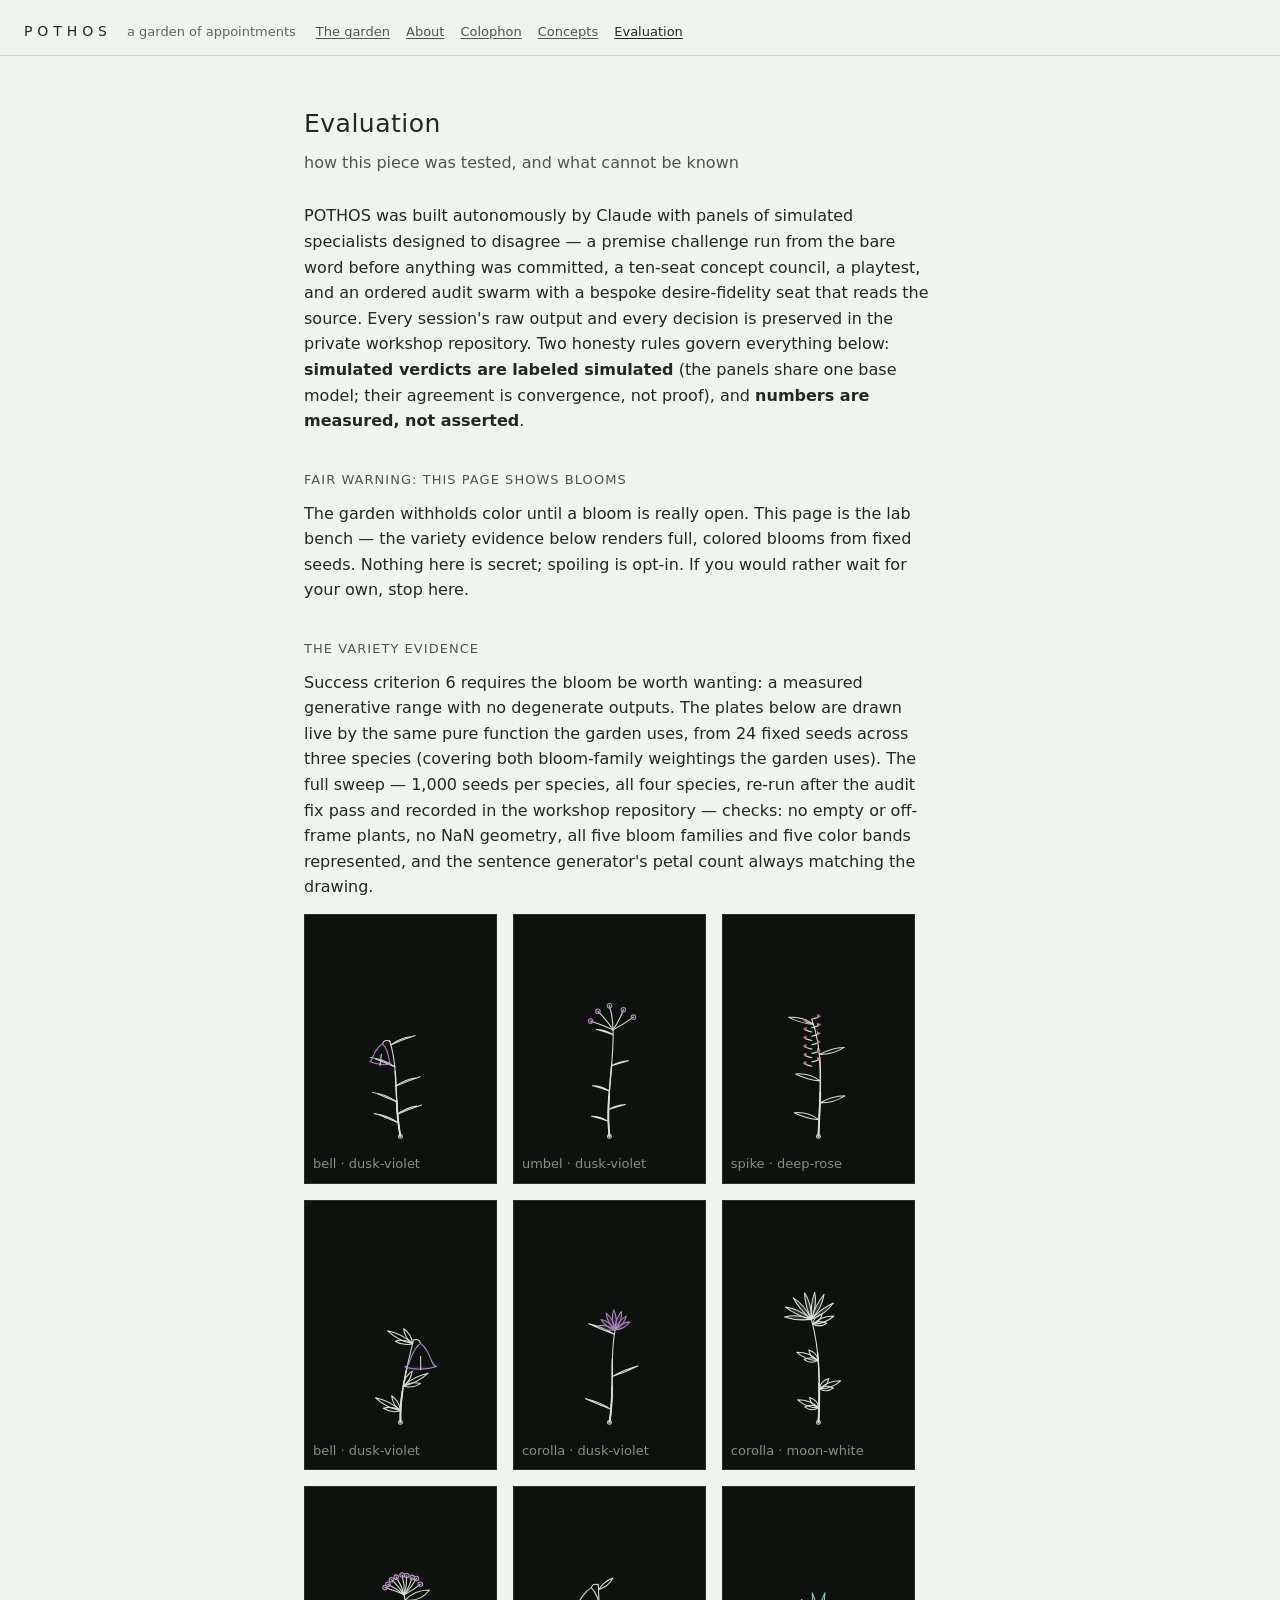
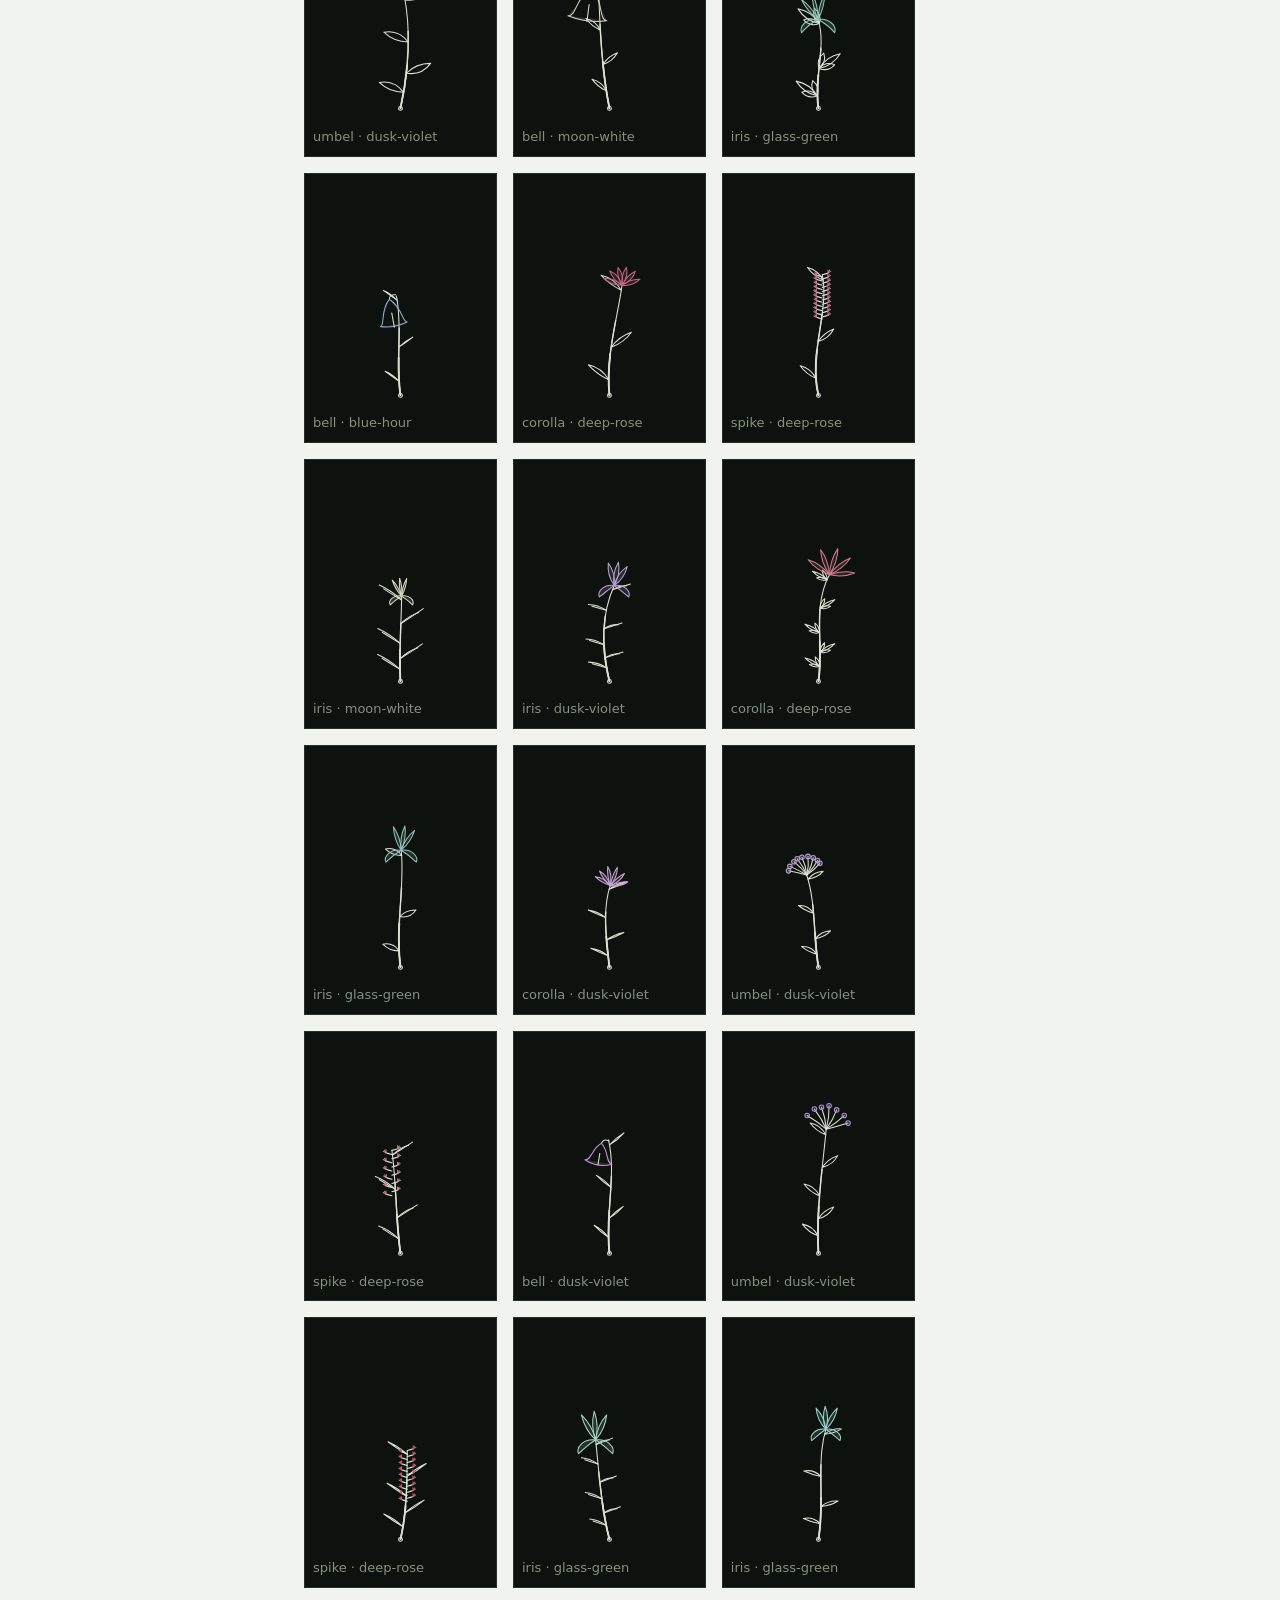
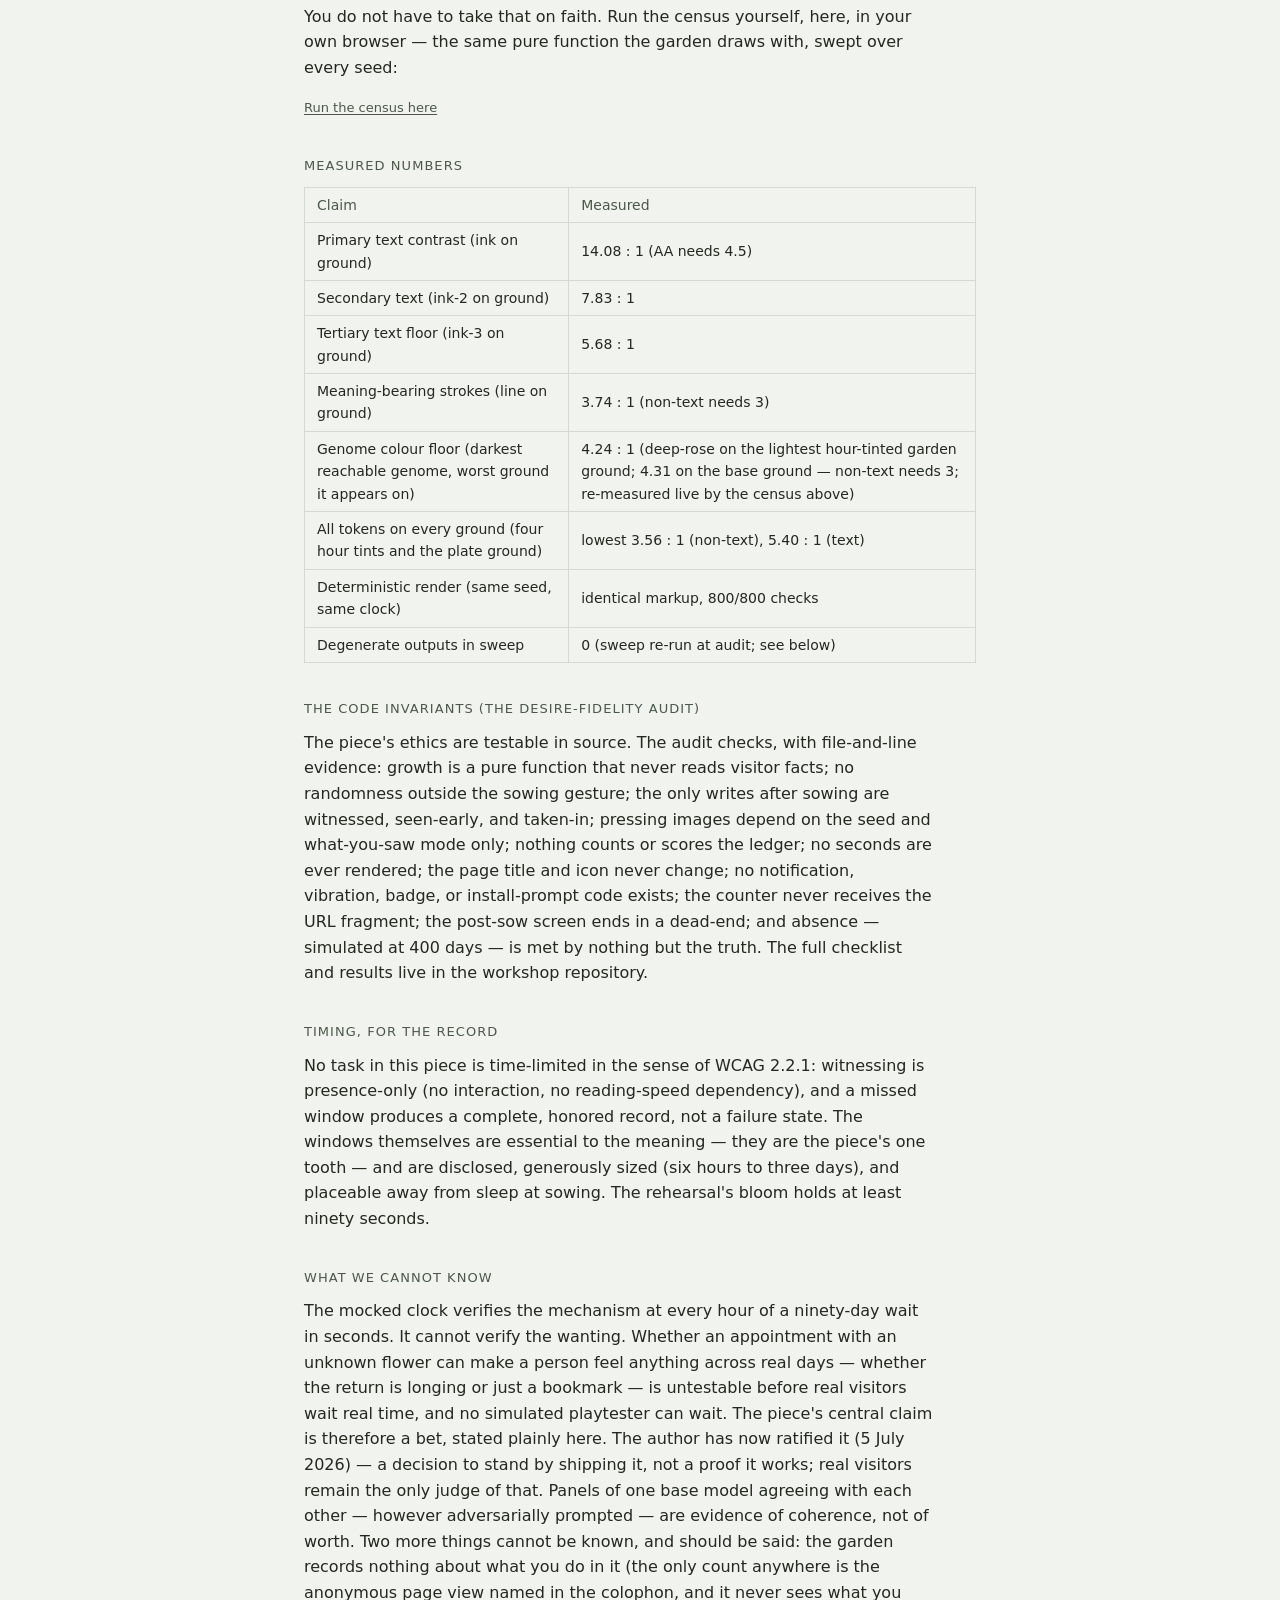
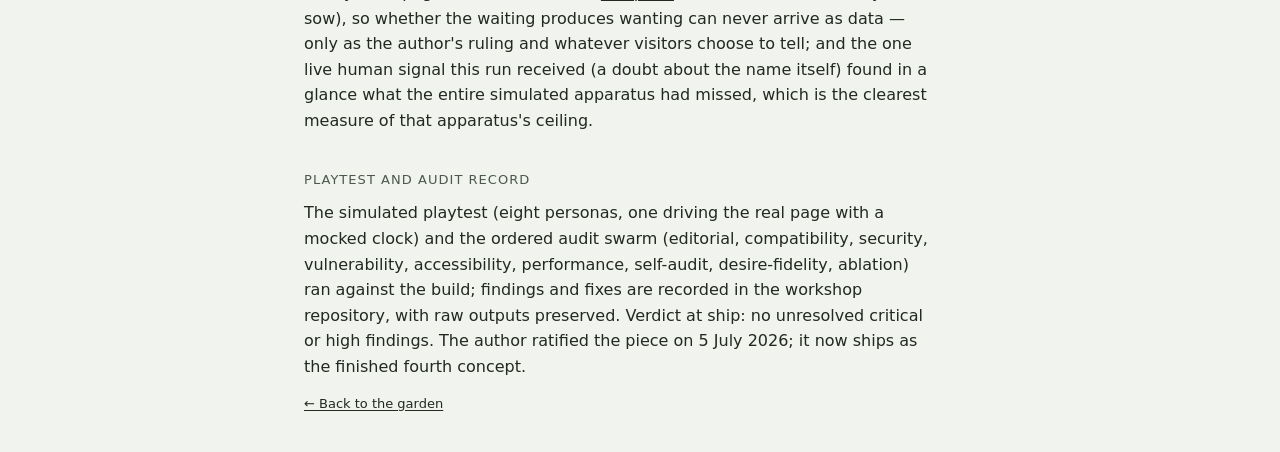
<file: evaluation.html>
<!DOCTYPE html>
<html lang="en">
<head>
<meta charset="utf-8" />
<meta name="viewport" content="width=device-width, initial-scale=1" />
<meta http-equiv="Content-Security-Policy" content="default-src 'none'; script-src 'self' https://gc.zgo.at; style-src 'self'; img-src 'self' data: https://hulkiokantabak.goatcounter.com; connect-src https://hulkiokantabak.goatcounter.com; manifest-src 'self'; base-uri 'none'; form-action 'none'" />
<title>Evaluation — POTHOS</title>
<meta name="description" content="How POTHOS was tested: measured numbers, the variety evidence, the code invariants, and what cannot be known before real visitors wait real days." />
<meta name="color-scheme" content="light dark" />
<meta name="theme-color" content="#0E120F" />
<link rel="icon" href="data:image/svg+xml,%3Csvg xmlns='http://www.w3.org/2000/svg' viewBox='0 0 32 32'%3E%3Crect width='32' height='32' rx='6' fill='%230E120F'/%3E%3Cline x1='16' y1='24' x2='16' y2='14' stroke='%23D9E1D3' stroke-width='1.4'/%3E%3Ccircle cx='16' cy='24' r='2.4' fill='none' stroke='%23D9E1D3' stroke-width='1.2'/%3E%3Cline x1='8' y1='24' x2='24' y2='24' stroke='%235F7462' stroke-width='1'/%3E%3C/svg%3E" />
<link rel="stylesheet" href="css/pothos.css?v=16" />
</head>
<body class="prose">
<header class="mast">
  <a class="wordmark" href="./">POTHOS</a>
  <span class="tagline">a garden of appointments</span>
  <nav aria-label="Pages">
    <a href="./">The garden</a>
    <a href="about.html">About</a>
    <a href="colophon.html">Colophon</a>
    <a href="concepts.html">Concepts</a>
    <a href="evaluation.html" aria-current="page">Evaluation</a>
  </nav>
</header>
<main>
  <h1>Evaluation</h1>
  <p class="subtitle">how this piece was tested, and what cannot be known</p>

  <p>POTHOS was built autonomously by Claude with panels of simulated specialists designed to
  disagree — a premise challenge run from the bare word before anything was committed, a
  ten-seat concept council, a playtest, and an ordered audit swarm with a bespoke
  desire-fidelity seat that reads the source. Every session's raw output and every decision is
  preserved in the private workshop repository. Two honesty rules govern everything below:
  <strong>simulated verdicts are labeled simulated</strong> (the panels share one base model;
  their agreement is convergence, not proof), and <strong>numbers are measured, not
  asserted</strong>.</p>

  <h2>Fair warning: this page shows blooms</h2>
  <p>The garden withholds color until a bloom is really open. This page is the lab bench — the
  variety evidence below renders full, colored blooms from fixed seeds. Nothing here is secret;
  spoiling is opt-in. If you would rather wait for your own, stop here.</p>

  <h2>The variety evidence</h2>
  <p>Success criterion 6 requires the bloom be worth wanting: a measured generative range with
  no degenerate outputs. The plates below are drawn live by the same pure function the garden
  uses, from 24 fixed seeds across three species (covering both bloom-family weightings the
  garden uses). The full sweep — 1,000 seeds per species, all four species, re-run after the
  audit fix pass and recorded in the workshop repository — checks: no empty or off-frame
  plants, no NaN geometry, all five bloom families and five color bands represented, and the
  sentence generator's petal count always matching the drawing.</p>
  <ul id="variety"></ul>

  <p>You do not have to take that on faith. Run the census yourself, here, in your own browser —
  the same pure function the garden draws with, swept over every seed:</p>
  <p><button type="button" id="census-run" class="door">Run the census here</button></p>
  <div id="census-out" role="status" aria-live="polite" aria-atomic="true" hidden></div>

  <h2>Measured numbers</h2>
  <table>
    <tr><th>Claim</th><th>Measured</th></tr>
    <tr><td>Primary text contrast (ink on ground)</td><td>14.08 : 1 (AA needs 4.5)</td></tr>
    <tr><td>Secondary text (ink-2 on ground)</td><td>7.83 : 1</td></tr>
    <tr><td>Tertiary text floor (ink-3 on ground)</td><td>5.68 : 1</td></tr>
    <tr><td>Meaning-bearing strokes (line on ground)</td><td>3.74 : 1 (non-text needs 3)</td></tr>
    <tr><td>Genome colour floor (darkest reachable genome, worst ground it appears on)</td><td>4.24 : 1 (deep-rose on the lightest hour-tinted garden ground; 4.31 on the base ground — non-text needs 3; re-measured live by the census above)</td></tr>
    <tr><td>All tokens on every ground (four hour tints and the plate ground)</td><td>lowest 3.56 : 1 (non-text), 5.40 : 1 (text)</td></tr>
    <tr><td>Deterministic render (same seed, same clock)</td><td>identical markup, 800/800 checks</td></tr>
    <tr><td>Degenerate outputs in sweep</td><td>0 (sweep re-run at audit; see below)</td></tr>
  </table>

  <h2>The code invariants (the desire-fidelity audit)</h2>
  <p>The piece's ethics are testable in source. The audit checks, with file-and-line evidence:
  growth is a pure function that never reads visitor facts; no randomness outside the sowing
  gesture; the only writes after sowing are witnessed, seen-early, and taken-in; pressing
  images depend on the seed and what-you-saw mode only; nothing counts or scores the ledger;
  no seconds are ever rendered; the page title and icon never change; no notification,
  vibration, badge, or install-prompt code exists; the counter never receives the URL
  fragment; the post-sow screen ends in a dead-end; and absence — simulated at 400 days — is
  met by nothing but the truth. The full checklist and results live in the workshop
  repository.</p>

  <h2>Timing, for the record</h2>
  <p>No task in this piece is time-limited in the sense of WCAG 2.2.1: witnessing is
  presence-only (no interaction, no reading-speed dependency), and a missed window produces a
  complete, honored record, not a failure state. The windows themselves are essential to the
  meaning — they are the piece's one tooth — and are disclosed, generously sized (six hours to
  three days), and placeable away from sleep at sowing. The rehearsal's bloom holds at least
  ninety seconds.</p>

  <h2>What we cannot know</h2>
  <p>The mocked clock verifies the mechanism at every hour of a ninety-day wait in seconds.
  It cannot verify the wanting. Whether an appointment with an unknown flower can make a
  person feel anything across real days — whether the return is longing or just a bookmark —
  is untestable before real visitors wait real time, and no simulated playtester can wait.
  The piece's central claim is therefore a bet, stated plainly here. The author has now
  ratified it (5 July 2026) — a decision to stand by shipping it, not a proof it works; real
  visitors remain the only judge of that. Panels of one base model
  agreeing with each other — however adversarially prompted — are evidence of coherence, not
  of worth. Two more things cannot be known, and should be said: the garden records nothing
  about what you do in it (the only count anywhere is the anonymous page view named in the
  <a href="colophon.html">colophon</a>, and it never sees what you sow), so whether the waiting
  produces wanting can never arrive as data — only as the author's ruling and whatever
  visitors choose to tell; and the one live human signal this run received (a doubt about the
  name itself) found in a glance what the entire simulated apparatus had missed, which is the
  clearest measure of that apparatus's ceiling.</p>

  <h2>Playtest and audit record</h2>
  <p id="audit-note">The simulated playtest (eight personas, one driving the real page with a
  mocked clock) and the ordered audit swarm (editorial, compatibility, security, vulnerability,
  accessibility, performance, self-audit, desire-fidelity, ablation) ran against the build;
  findings and fixes are recorded in the workshop repository, with raw outputs preserved.
  Verdict at ship: no unresolved critical or high findings. The author ratified the piece on
  5 July 2026; it now ships as the finished fourth concept.</p>

  <p class="ref"><a href="./">&larr; Back to the garden</a></p>
</main>
<script src="js/botany.js?v=16"></script>
<script src="js/evaluation.js?v=16"></script>
<script defer src="js/analytics.js?v=20260906b"></script>
</body>
</html>
</file>
<file: css/pothos.css>
/* POTHOS — herbarium at night.
 * Bans in force (ADR-012): no fog, glow, halos, particles, bokeh, blur, gradient scenery.
 * Faintness is stroke weight and sparsity, never sub-threshold color.
 * The genome hue is the only saturated color that ever appears, and only in a bloom.
 */

:root {
  --ground: #0E120F;       /* green-cast near-black; never warm paper, never blue-black */
  --raise: #131813;        /* plate ground (decorative separation only) */
  --hair: #26302A;         /* decorative hairlines: the soil line, plate ticks */
  --ink: #D9E1D3;          /* primary text + plant strokes (measured ≥13:1) */
  --ink-2: #9DAB97;        /* secondary (measured ≥7:1) */
  --ink-3: #83917D;        /* tertiary floor for text (measured ≥5:1) */
  --line: #5F7462;         /* non-text meaning-bearing strokes (measured ≥3:1) */
  --focus: #BFE3CC;
}

* { margin: 0; padding: 0; box-sizing: border-box; }
html { -webkit-text-size-adjust: 100%; }
body {
  background: var(--ground);
  color: var(--ink);
  font-family: system-ui, "Segoe UI", Roboto, "Helvetica Neue", Arial, sans-serif;
  font-size: 16px;
  line-height: 1.6;
  min-height: 100vh;
}
/* the whisper of hour in the ground (disclosed in About): a tint, never a picture */
body.h-dawn  { --ground: #10130E; }
body.h-day   { --ground: #101410; }
body.h-dusk  { --ground: #100F11; }
body.h-night { --ground: #0D110E; }

::selection { background: #33413A; }

a { color: var(--ink); text-underline-offset: 2px; }
a:hover { color: var(--focus); }
:focus-visible { outline: 2px solid var(--focus); outline-offset: 2px; }
/* Safari 15.0–15.3 drops the :focus-visible rule wholesale; give it a plain fallback
   and suppress it where :focus-visible works (compat audit) */
@supports not selector(:focus-visible) {
  :focus { outline: 2px solid var(--focus); outline-offset: 2px; }
}
footer label:focus-within { outline: 2px solid var(--focus); outline-offset: 2px; }

.sr-only {
  position: absolute; width: 1px; height: 1px; overflow: hidden;
  clip: rect(0 0 0 0); clip-path: inset(50%); white-space: nowrap;
}
.skip-link {
  position: absolute; left: -9999px; top: 0; background: var(--ink); color: var(--ground);
  padding: 6px 12px; z-index: 10;
}
.skip-link:focus { left: 8px; top: 8px; }

/* ---------- mast ---------- */
.mast {
  display: flex; align-items: baseline; gap: 20px; flex-wrap: wrap;
  padding: 20px 24px 12px;
  border-bottom: 1px solid var(--hair);
}
.wordmark {
  font-weight: 300; letter-spacing: 0.35em; margin-right: -0.35em;
  font-size: 14px; text-decoration: none; color: var(--ink);
}
.tagline { color: var(--ink-3); font-size: 13px; }
.almanac { margin-left: auto; color: var(--ink-2); font-size: 13px; font-variant-numeric: tabular-nums; }
.mast nav { display: flex; gap: 16px; flex-wrap: wrap; }
.mast nav a { font-size: 13px; color: var(--ink-2); }
.mast nav a[aria-current="page"] { color: var(--ink); }

main { max-width: 1120px; margin: 0 auto; padding: 24px; }

h2 {
  font-size: 13px; font-weight: 400; letter-spacing: 0.08em; text-transform: uppercase;
  color: var(--ink-2); margin: 40px 0 12px;
}
section:first-of-type h2 { margin-top: 8px; }

/* ---------- the dish (sow) ---------- */
#sow-lead { color: var(--ink); font-size: 16px; max-width: 46ch; margin-bottom: 8px; }
#sow-how { color: var(--ink-2); font-size: 14px; max-width: 62ch; }
.dish { display: flex; gap: 16px; flex-wrap: wrap; margin: 20px 0 8px; }
button.seed {
  background: none; border: 1px solid var(--hair); color: var(--ink);
  min-width: 148px; padding: 14px 12px 12px; cursor: pointer;
  display: flex; flex-direction: column; align-items: center; gap: 8px;
  font: inherit; font-size: 13px;
  touch-action: pan-y; /* a scroll flick is a scroll, not a sow (playtest) */
  user-select: none; -webkit-user-select: none; -webkit-touch-callout: none; /* iOS long-press loupe (compat audit) */
}
button.foresee, button.door {
  user-select: none; -webkit-user-select: none; -webkit-touch-callout: none;
}
button.seed:hover { border-color: var(--line); }
button.seed .dot-wrap { height: 52px; display: flex; flex-direction: column; justify-content: flex-end; align-items: center; }
/* the riser climbs on the same easeOutQuad curve the hold maps to stature, so the mark
   the visitor draws previews the plate it will carry (visual-arts panel) */
button.seed .riser { width: 1px; height: 2px; background: var(--ink); display: block; transition-timing-function: cubic-bezier(.25,.75,.5,1) !important; }
button.seed .dot { width: 6px; height: 6px; border: 1px solid var(--ink); border-radius: 50%; display: block; }
button.seed .name { letter-spacing: 0.08em; text-transform: uppercase; }
button.seed .cost { color: var(--ink-3); font-size: 12px; font-variant-numeric: tabular-nums; }
button.seed.holding { border-color: var(--ink-2); }
button.seed[data-armed] .name::after { content: " — let go"; text-transform: none; letter-spacing: 0; color: var(--ink-2); }

#sow-stage { margin: 16px 0; border: 1px solid var(--hair); padding: 16px; max-width: 640px; }
.door-lead { margin-bottom: 4px; }
.door-note { color: var(--ink-3); font-size: 13px; margin-bottom: 10px; max-width: 52ch; }
.place-row { display: flex; gap: 12px; flex-wrap: wrap; margin-bottom: 10px; }
button.place {
  background: none; border: 1px solid var(--hair); color: var(--ink); font: inherit;
  padding: 10px 14px; cursor: pointer; display: flex; flex-direction: column; gap: 4px; align-items: flex-start;
}
button.place:hover { border-color: var(--line); }
.place-when { color: var(--ink-3); font-size: 12px; font-variant-numeric: tabular-nums; }
.linklike {
  background: none; border: none; color: var(--ink-2); font: inherit; font-size: 13px;
  text-decoration: underline; text-underline-offset: 2px; cursor: pointer; padding: 0;
}
.post-sow p { margin-bottom: 8px; max-width: 62ch; }
.packet-line { color: var(--ink-2); font-size: 13px; }
.persist-line { color: var(--ink-3); font-size: 13px; margin-top: 6px; }
/* the calendar door is the honest reminder — it reads a touch more present than its
   neighbours, without ever firing on its own (deep-thinkers: demote, never auto-fire) */
.post-sow .door#ps-ics { color: var(--ink); text-decoration-thickness: 2px; }
.packet-url code {
  font-family: inherit; font-size: 12px; color: var(--ink-2); word-break: break-all;
  user-select: all; -webkit-user-select: all;
}

/* ---------- the bed ---------- */
#plants { list-style: none; display: grid; grid-template-columns: repeat(auto-fill, minmax(220px, 1fr)); gap: 32px 28px; }
li.plot article { display: flex; flex-direction: column; }
svg.plant {
  display: block; width: 100%; height: auto; max-width: 260px;
  border-bottom: 1px solid var(--hair);       /* the soil line: image above, words below */
  stroke: var(--ink); stroke-width: 1.2; fill: none;
  stroke-linecap: round; stroke-linejoin: round;
}
svg.plant.study { stroke: var(--line); stroke-dasharray: none; }
li.plot .under { padding-top: 10px; }
li.plot h3 { font-size: 13px; font-weight: 400; }
.species { letter-spacing: 0.08em; text-transform: uppercase; }
.given-mark { color: var(--ink-3); }
.phase { color: var(--ink-3); font-size: 13px; }
.stake { font-size: 14px; color: var(--ink); font-variant-numeric: tabular-nums; margin-top: 4px; max-width: 34ch; }
.ledger { font-size: 13px; color: var(--ink-2); font-variant-numeric: tabular-nums; margin-top: 4px; }
details.notes { margin-top: 8px; font-size: 13px; color: var(--ink-2); }
details.notes summary { cursor: pointer; color: var(--ink-3); }
details.notes p { font-variant-numeric: tabular-nums; }
.doors { margin-top: 10px; display: flex; gap: 10px; flex-wrap: wrap; align-items: baseline; }
button.door {
  background: none; border: none; color: var(--ink-2); font: inherit; font-size: 13px;
  text-decoration: underline; text-underline-offset: 2px; cursor: pointer; padding: 0;
}
button.door:hover { color: var(--focus); }
.pre-door { color: var(--ink-3); font-size: 12px; }
#empty { color: var(--ink-2); max-width: 62ch; }

/* The bloom opening in the visitor's presence is the piece's one motion, drawn frame by
   frame in JS (the openF unfold). No CSS opacity fade over it (a second opening), and no
   idle breath while it sits open (performed aliveness) — both struck by the game-masters
   subtractive pass. An open bloom simply stands still. */
@media (prefers-reduced-motion: reduce) {
  button.seed .riser { transition: none !important; }
}

/* ---------- pressed plates ---------- */
#pressed, #rehearsal-shelf { list-style: none; display: grid; grid-template-columns: repeat(auto-fill, minmax(280px, 1fr)); gap: 28px; }
.plate figure { position: relative; background: var(--raise); padding: 18px 18px 14px; }
/* corner ticks, not a box */
.plate figure::before, .plate figure::after {
  content: ""; position: absolute; width: 12px; height: 12px;
}
.plate figure::before { top: 0; left: 0; border-top: 1px solid var(--hair); border-left: 1px solid var(--hair); }
.plate figure::after { bottom: 0; right: 0; border-bottom: 1px solid var(--hair); border-right: 1px solid var(--hair); }
.plate svg.plant { border-bottom: 1px solid var(--hair); margin: 0 auto; }
.plate figcaption { padding-top: 8px; font-size: 13px; }
.plate .label { color: var(--ink-2); }
.plate .fact { color: var(--ink); margin-top: 4px; font-variant-numeric: tabular-nums; max-width: 40ch; }
.plate .fact.words { color: var(--ink-2); }
#rehearsal-h { font-size: 12px; letter-spacing: 0.08em; text-transform: uppercase; color: var(--ink-3); margin: 24px 0 10px; }
#rehearsal-shelf .plate figure { background: none; border: 1px dashed var(--hair); }
#rehearsal-shelf svg.plant { opacity: 0.8; }

/* ---------- the gate ---------- */
#gate p.lead { color: var(--ink-2); font-size: 14px; max-width: 62ch; }
#given { list-style: none; margin-top: 12px; }
#given li { font-size: 13px; color: var(--ink-2); font-variant-numeric: tabular-nums; margin-top: 4px; }

/* ---------- gift view ---------- */
#gift-view { border: 1px solid var(--hair); padding: 20px; margin-bottom: 28px; }
.gift-plate { display: flex; gap: 24px; flex-wrap: wrap; align-items: flex-start; }
.gift-plate svg.plant { max-width: 200px; flex: 0 0 auto; }
.gift-plate .under { flex: 1 1 260px; }
.gift-plate p { margin-bottom: 8px; max-width: 52ch; }

/* ---------- footer ---------- */
footer {
  border-top: 1px solid var(--hair); margin-top: 56px;
  padding: 16px 24px calc(32px + env(safe-area-inset-bottom, 0px));
  display: flex; gap: 18px; flex-wrap: wrap; align-items: baseline;
  font-size: 13px; color: var(--ink-2);
}
footer .toggle, footer button { background: none; border: none; color: var(--ink-2); font: inherit; font-size: 13px; text-decoration: underline; text-underline-offset: 2px; cursor: pointer; padding: 0; }
footer label { text-decoration: underline; text-underline-offset: 2px; cursor: pointer; }
footer input[type="file"] { position: absolute; width: 1px; height: 1px; opacity: 0; }
#private-note { color: var(--ink-2); }
footer .fine-print { color: var(--ink-3); font-size: 13px; flex-basis: 100%; }

/* ---------- prose pages ---------- */
body.prose main { max-width: 720px; }
body.prose h1 { font-size: 25px; font-weight: 300; letter-spacing: 0.02em; margin: 24px 0 6px; }
body.prose .subtitle { color: var(--ink-2); margin-bottom: 28px; }
body.prose h2 { margin: 36px 0 10px; }
body.prose p { margin-bottom: 14px; max-width: 62ch; }
body.prose ul, body.prose ol { margin: 0 0 14px 22px; max-width: 60ch; }
body.prose li { margin-bottom: 6px; }
body.prose .eyebrow { font-size: 12px; letter-spacing: 0.12em; text-transform: uppercase; color: var(--ink-3); margin-top: 32px; }
body.prose table { border-collapse: collapse; margin-bottom: 16px; font-size: 14px; font-variant-numeric: tabular-nums; }
body.prose th, body.prose td { border: 1px solid var(--hair); padding: 6px 12px; text-align: left; }
body.prose th { color: var(--ink-2); font-weight: 400; }
body.prose blockquote { border-left: 1px solid var(--line); padding-left: 14px; color: var(--ink-2); margin-bottom: 14px; max-width: 58ch; }
body.prose .ref { font-size: 13px; color: var(--ink-2); }
body.prose hr { border: none; border-top: 1px solid var(--hair); margin: 28px 0; }

/* prose pages may keep the visitor's daylight; the garden itself is dark-only */
@media (prefers-color-scheme: light) {
  body.prose {
    --ground: #F0F3EE; --raise: #E7EBE4; --hair: #D3DAD1;
    --ink: #22291F; --ink-2: #4C584A; --ink-3: #5D6A5B; --line: #77857A; --focus: #1E4D33;
  }
  /* the variety plates keep the dark plate ground everywhere — the genome hues were
     measured against it, and several bands vanish on paper (a11y audit) */
  body.prose #variety li { background: #0E120F; border-color: #26302A; }
  body.prose #variety svg { stroke: #D9E1D3; }
  body.prose #variety figcaption { color: #83917D; }
}

/* ---------- forced colors (Windows High Contrast) ---------- */
@media (forced-colors: active) {
  svg.plant { stroke: CanvasText; }
  /* inline hue strokes/fills would override the inherited stroke and can vanish on a
     light HC theme — the climax must never be the invisible part (a11y audit) */
  svg.plant [stroke] { stroke: CanvasText !important; }
  svg.plant [fill]:not([fill="none"]) { fill: CanvasText !important; fill-opacity: 0.16; }
  button.seed .riser { background: ButtonText; forced-color-adjust: none; }
  button.seed, button.place, #sow-stage, #gift-view, .plate figure { border-color: ButtonText; }
}

/* ---------- the lab bench (evaluation page variety evidence) ---------- */
#variety { list-style: none; display: grid; grid-template-columns: repeat(auto-fill, minmax(150px, 1fr)); gap: 16px; margin: 0 0 16px; }
#variety li { border: 1px solid var(--hair); padding: 8px; margin: 0; }
#variety svg { display: block; width: 100%; height: auto; stroke: var(--ink); stroke-width: 1.2; fill: none; stroke-linecap: round; stroke-linejoin: round; }
#variety figcaption { font-size: 13px; color: var(--ink-3); padding-top: 4px; }
.census-tables { display: flex; gap: 32px; flex-wrap: wrap; }

/* ---------- noscript ---------- */
.noscript { border: 1px solid var(--hair); padding: 20px; max-width: 62ch; margin: 24px 0; }
.noscript p { margin-bottom: 10px; }

/* ---------- small screens: one stanza per plant ---------- */
@media (max-width: 719px) {
  main { padding: 16px; }
  #plants { grid-template-columns: 1fr; gap: 40px; }
  svg.plant { max-width: 220px; }
  .mast { padding: 16px 16px 10px; }
  footer { padding: 16px; }
}
</file>
